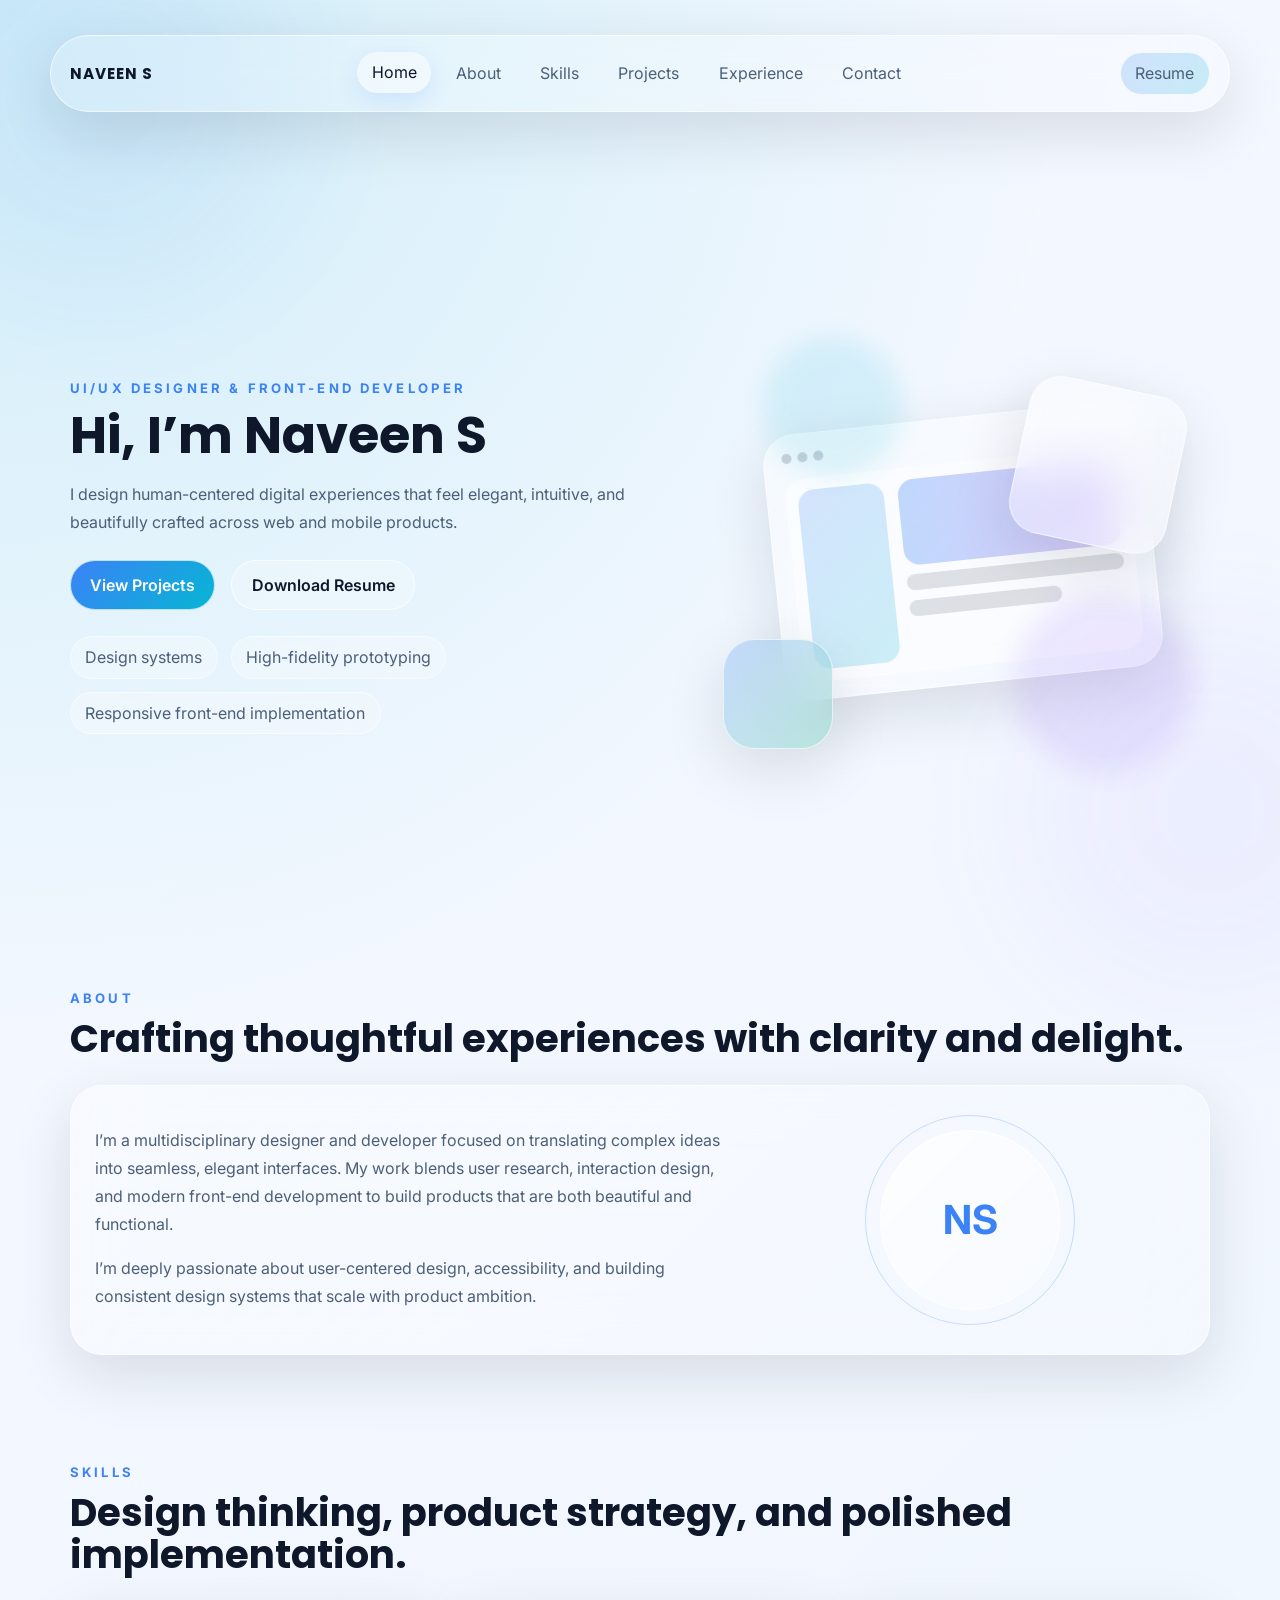
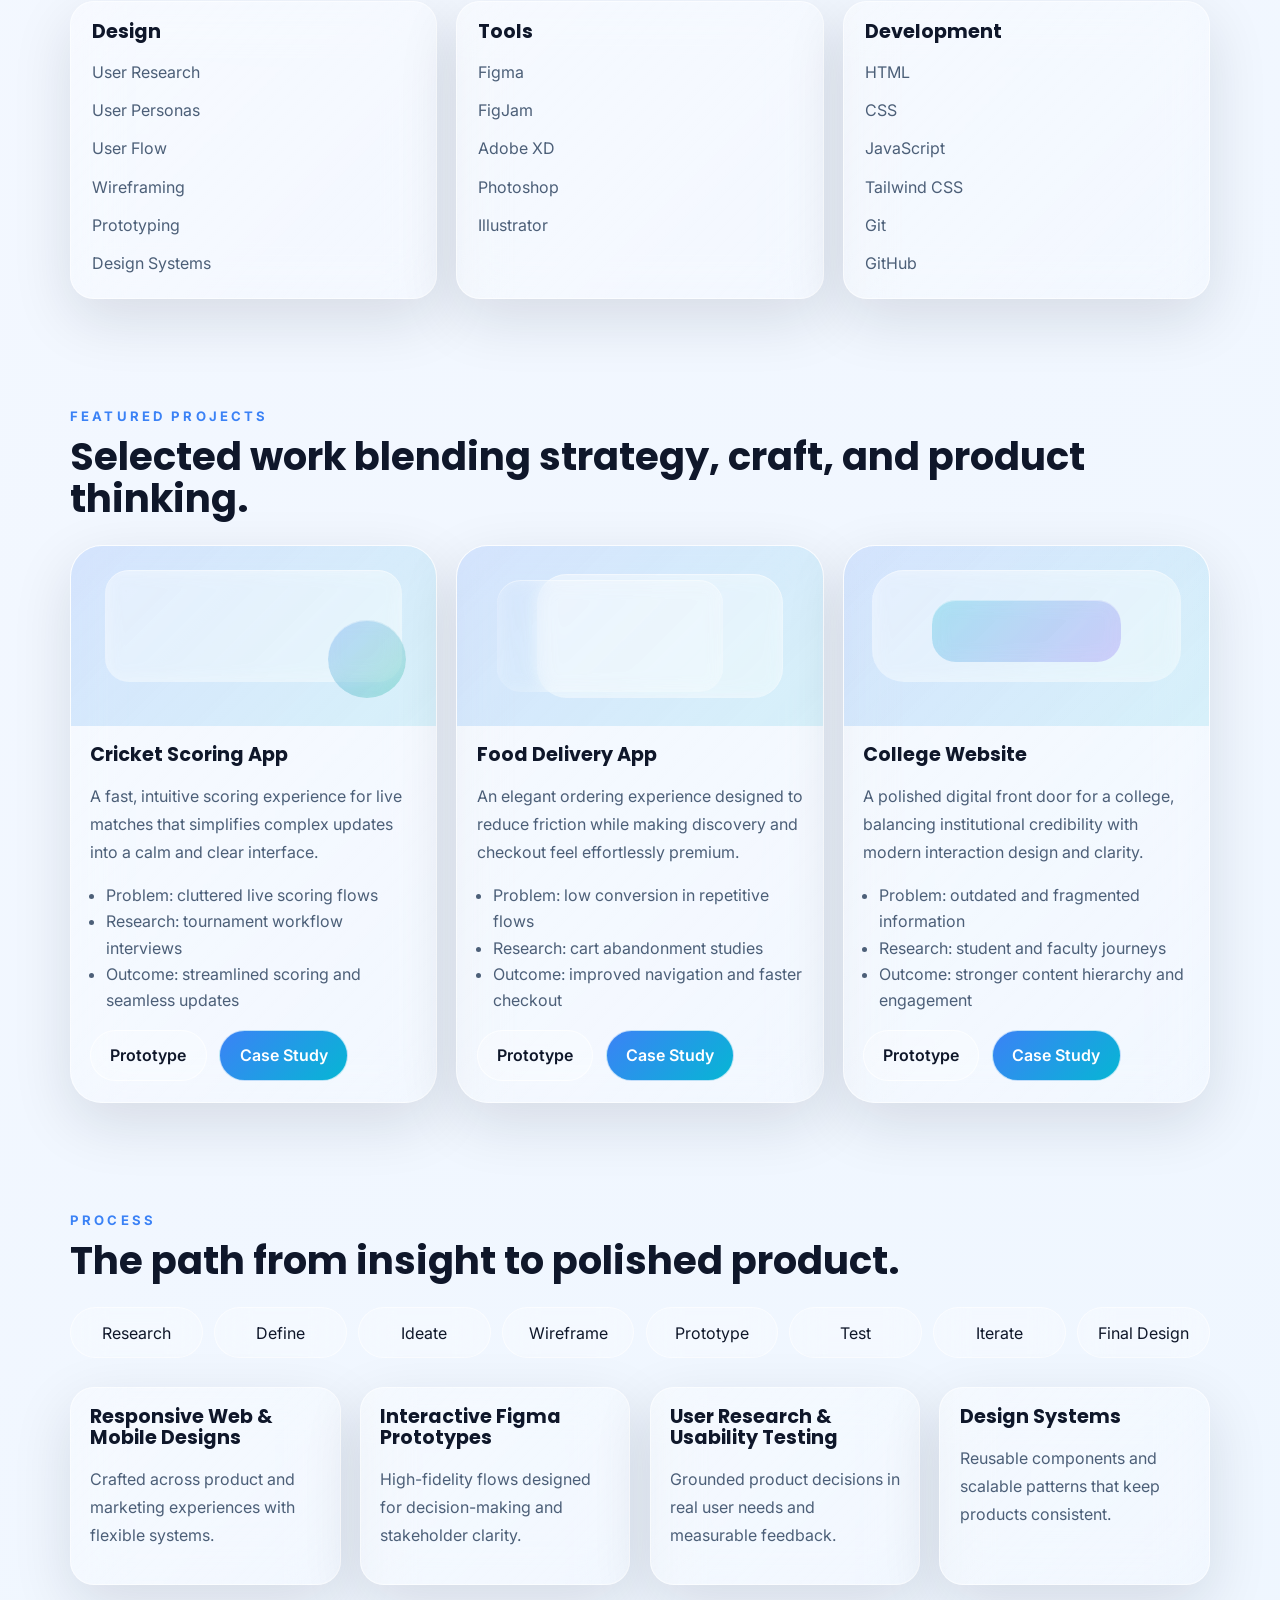
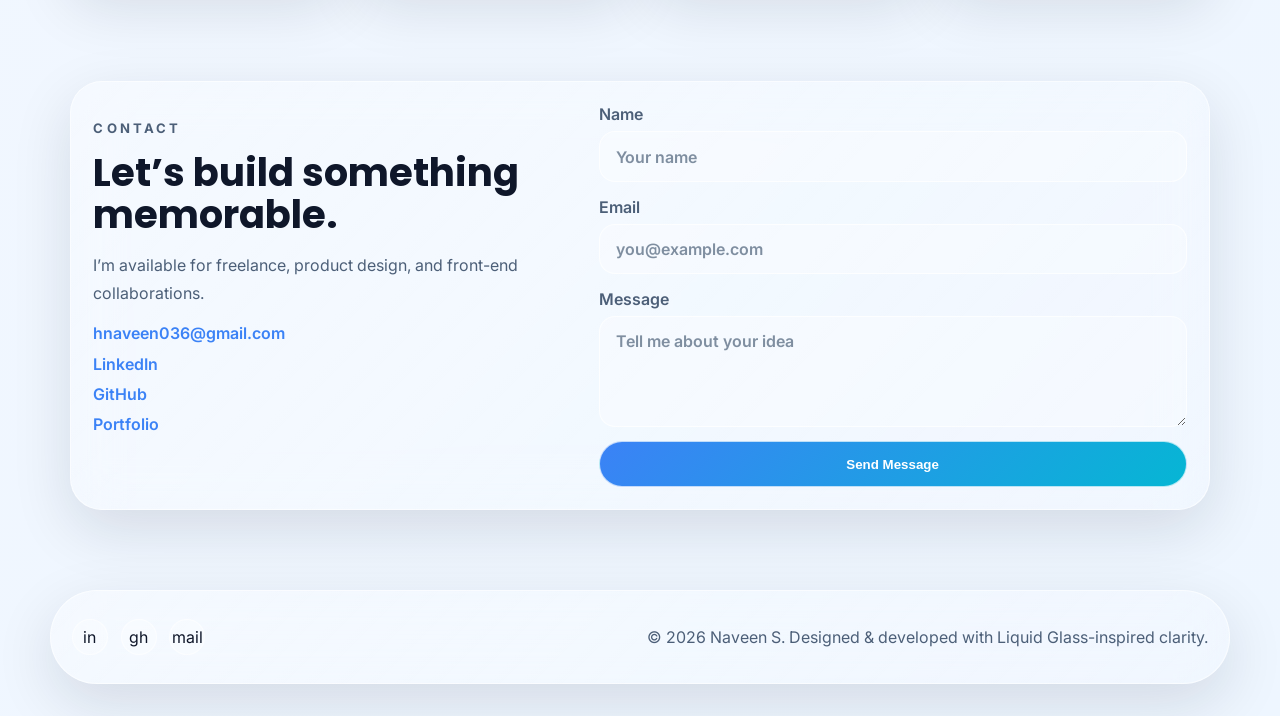
<file: index.html>
<!DOCTYPE html>
<html lang="en">
  <head>
    <meta charset="UTF-8" />
    <meta name="viewport" content="width=device-width, initial-scale=1.0" />
    <meta
      name="description"
      content="Premium portfolio website for Naveen S, a UI/UX designer and front-end developer."
    />
    <title>Naveen S | UI/UX Designer & Front-End Developer</title>
    <link rel="preconnect" href="https://fonts.googleapis.com" />
    <link rel="preconnect" href="https://fonts.gstatic.com" crossorigin />
    <link
      href="https://fonts.googleapis.com/css2?family=Inter:wght@400;500;600;700;800&family=Poppins:wght@500;600;700;800&display=swap"
      rel="stylesheet"
    />
    <link rel="stylesheet" href="styles.css" />
  </head>
  <body>
    <div class="page-loader" id="pageLoader">
      <div class="loader-ring"></div>
      <p>Preparing the experience</p>
    </div>

    <div class="cursor-glow" id="cursorGlow"></div>
    <a class="skip-link" href="#main">Skip to content</a>

    <header class="topbar">
      <nav class="glass-nav" aria-label="Primary navigation">
        <a class="brand" href="#home">Naveen S</a>
        <div class="nav-links">
          <a href="#home" class="active">Home</a>
          <a href="#about">About</a>
          <a href="#skills">Skills</a>
          <a href="#projects">Projects</a>
          <a href="#experience">Experience</a>
          <a href="#contact">Contact</a>
        </div>
        <a class="nav-cta" href="resume.html">Resume</a>
      </nav>
    </header>

    <main id="main">
      <section id="home" class="hero section">
        <div class="hero-copy reveal">
          <p class="eyebrow">UI/UX Designer & Front-End Developer</p>
          <h1>Hi, I’m Naveen S</h1>
          <p class="hero-text">
            I design human-centered digital experiences that feel elegant, intuitive,
            and beautifully crafted across web and mobile products.
          </p>
          <div class="hero-actions">
            <a class="btn btn-primary" href="#projects">View Projects</a>
            <a class="btn btn-secondary" href="resume.html">Download Resume</a>
          </div>
          <ul class="hero-highlights" aria-label="Highlights">
            <li>Design systems</li>
            <li>High-fidelity prototyping</li>
            <li>Responsive front-end implementation</li>
          </ul>
        </div>

        <div class="hero-visual reveal" aria-hidden="true">
          <div class="hero-card main-card">
            <div class="mock-window">
              <span></span><span></span><span></span>
            </div>
            <div class="mock-ui">
              <div class="mock-sidebar"></div>
              <div class="mock-content">
                <div class="mock-chart"></div>
                <div class="mock-row"></div>
                <div class="mock-row short"></div>
              </div>
            </div>
          </div>
          <div class="hero-card floating-card small-card"></div>
          <div class="hero-card floating-card accent-card"></div>
          <div class="orb orb-one"></div>
          <div class="orb orb-two"></div>
        </div>
      </section>

      <section id="about" class="section">
        <div class="section-heading reveal">
          <p class="eyebrow">About</p>
          <h2>Crafting thoughtful experiences with clarity and delight.</h2>
        </div>
        <div class="about-grid">
          <article class="glass-panel about-card reveal">
            <div class="about-copy">
              <p>
                I’m a multidisciplinary designer and developer focused on translating
                complex ideas into seamless, elegant interfaces. My work blends user
                research, interaction design, and modern front-end development to build
                products that are both beautiful and functional.
              </p>
              <p>
                I’m deeply passionate about user-centered design, accessibility, and
                building consistent design systems that scale with product ambition.
              </p>
            </div>
            <div class="profile-badge">
              <div class="profile-image">
                <span>NS</span>
              </div>
              <div class="profile-glow"></div>
            </div>
          </article>
        </div>
      </section>

      <section id="skills" class="section">
        <div class="section-heading reveal">
          <p class="eyebrow">Skills</p>
          <h2>Design thinking, product strategy, and polished implementation.</h2>
        </div>
        <div class="skills-grid">
          <article class="glass-panel skill-card reveal">
            <h3>Design</h3>
            <ul>
              <li>User Research</li>
              <li>User Personas</li>
              <li>User Flow</li>
              <li>Wireframing</li>
              <li>Prototyping</li>
              <li>Design Systems</li>
            </ul>
          </article>
          <article class="glass-panel skill-card reveal">
            <h3>Tools</h3>
            <ul>
              <li>Figma</li>
              <li>FigJam</li>
              <li>Adobe XD</li>
              <li>Photoshop</li>
              <li>Illustrator</li>
            </ul>
          </article>
          <article class="glass-panel skill-card reveal">
            <h3>Development</h3>
            <ul>
              <li>HTML</li>
              <li>CSS</li>
              <li>JavaScript</li>
              <li>Tailwind CSS</li>
              <li>Git</li>
              <li>GitHub</li>
            </ul>
          </article>
        </div>
      </section>

      <section id="projects" class="section">
        <div class="section-heading reveal">
          <p class="eyebrow">Featured Projects</p>
          <h2>Selected work blending strategy, craft, and product thinking.</h2>
        </div>
        <div class="projects-grid">
          <article class="glass-panel project-card reveal">
            <div class="project-visual cricket"></div>
            <div class="project-body">
              <h3>Cricket Scoring App</h3>
              <p>
                A fast, intuitive scoring experience for live matches that simplifies
                complex updates into a calm and clear interface.
              </p>
              <ul>
                <li>Problem: cluttered live scoring flows</li>
                <li>Research: tournament workflow interviews</li>
                <li>Outcome: streamlined scoring and seamless updates</li>
              </ul>
              <div class="project-actions">
                <a class="btn btn-secondary" href="#contact">Prototype</a>
                <a class="btn btn-primary" href="cricket-case-study.html">Case Study</a>
              </div>
            </div>
          </article>

          <article class="glass-panel project-card reveal">
            <div class="project-visual food"></div>
            <div class="project-body">
              <h3>Food Delivery App</h3>
              <p>
                An elegant ordering experience designed to reduce friction while making
                discovery and checkout feel effortlessly premium.
              </p>
              <ul>
                <li>Problem: low conversion in repetitive flows</li>
                <li>Research: cart abandonment studies</li>
                <li>Outcome: improved navigation and faster checkout</li>
              </ul>
              <div class="project-actions">
                <a class="btn btn-secondary" href="#contact">Prototype</a>
                <a class="btn btn-primary" href="food-delivery-case-study.html">Case Study</a>
              </div>
            </div>
          </article>

          <article class="glass-panel project-card reveal">
            <div class="project-visual college"></div>
            <div class="project-body">
              <h3>College Website</h3>
              <p>
                A polished digital front door for a college, balancing institutional
                credibility with modern interaction design and clarity.
              </p>
              <ul>
                <li>Problem: outdated and fragmented information</li>
                <li>Research: student and faculty journeys</li>
                <li>Outcome: stronger content hierarchy and engagement</li>
              </ul>
              <div class="project-actions">
                <a class="btn btn-secondary" href="#contact">Prototype</a>
                <a class="btn btn-primary" href="college-website-case-study.html">Case Study</a>
              </div>
            </div>
          </article>
        </div>
      </section>

      <section id="experience" class="section">
        <div class="section-heading reveal">
          <p class="eyebrow">Process</p>
          <h2>The path from insight to polished product.</h2>
        </div>
        <div class="timeline reveal" aria-label="Design process timeline">
          <div class="timeline-step">Research</div>
          <div class="timeline-step">Define</div>
          <div class="timeline-step">Ideate</div>
          <div class="timeline-step">Wireframe</div>
          <div class="timeline-step">Prototype</div>
          <div class="timeline-step">Test</div>
          <div class="timeline-step">Iterate</div>
          <div class="timeline-step">Final Design</div>
        </div>

        <div class="achievements-grid">
          <article class="glass-panel stat-card reveal">
            <h3>Responsive Web & Mobile Designs</h3>
            <p>Crafted across product and marketing experiences with flexible systems.</p>
          </article>
          <article class="glass-panel stat-card reveal">
            <h3>Interactive Figma Prototypes</h3>
            <p>High-fidelity flows designed for decision-making and stakeholder clarity.</p>
          </article>
          <article class="glass-panel stat-card reveal">
            <h3>User Research & Usability Testing</h3>
            <p>Grounded product decisions in real user needs and measurable feedback.</p>
          </article>
          <article class="glass-panel stat-card reveal">
            <h3>Design Systems</h3>
            <p>Reusable components and scalable patterns that keep products consistent.</p>
          </article>
        </div>
      </section>

      <section id="contact" class="section">
        <div class="contact-panel glass-panel reveal">
          <div class="contact-copy">
            <p class="eyebrow">Contact</p>
            <h2>Let’s build something memorable.</h2>
            <p>
              I’m available for freelance, product design, and front-end collaborations.
            </p>
            <ul class="contact-links">
              <li><a href="mailto:hnaveen036@gmail.com">hnaveen036@gmail.com</a></li>
              <li><a href="https://linkedin.com/in/s-naveen01" target="_blank" rel="noreferrer">LinkedIn</a></li>
              <li><a href="https://github.com/naveen011205" target="_blank" rel="noreferrer">GitHub</a></li>
              <li><a href="resume.html">Portfolio</a></li>
            </ul>
          </div>
          <form class="contact-form" id="contactForm">
            <label>
              Name
              <input type="text" name="user_name" placeholder="Your name" required />
            </label>
            <label>
              Email
              <input type="email" name="user_email" placeholder="you@example.com" required />
            </label>
            <label>
              Message
              <textarea name="message" rows="4" placeholder="Tell me about your idea" required></textarea>
            </label>
            <button class="btn btn-primary" type="submit">Send Message</button>
          </form>
        </div>
      </section>
    </main>

    <footer class="footer glass-panel">
      <div class="footer-links">
        <a href="https://linkedin.com/in/s-naveen01" target="_blank" rel="noreferrer">in</a>
        <a href="https://github.com/naveen011205" target="_blank" rel="noreferrer">gh</a>
        <a href="mailto:hnaveen036@gmail.com">mail</a>
      </div>
      <p>© 2026 Naveen S. Designed & developed with Liquid Glass-inspired clarity.</p>
    </footer>

    <script src="script.js"></script>
  </body>
</html>
</file>
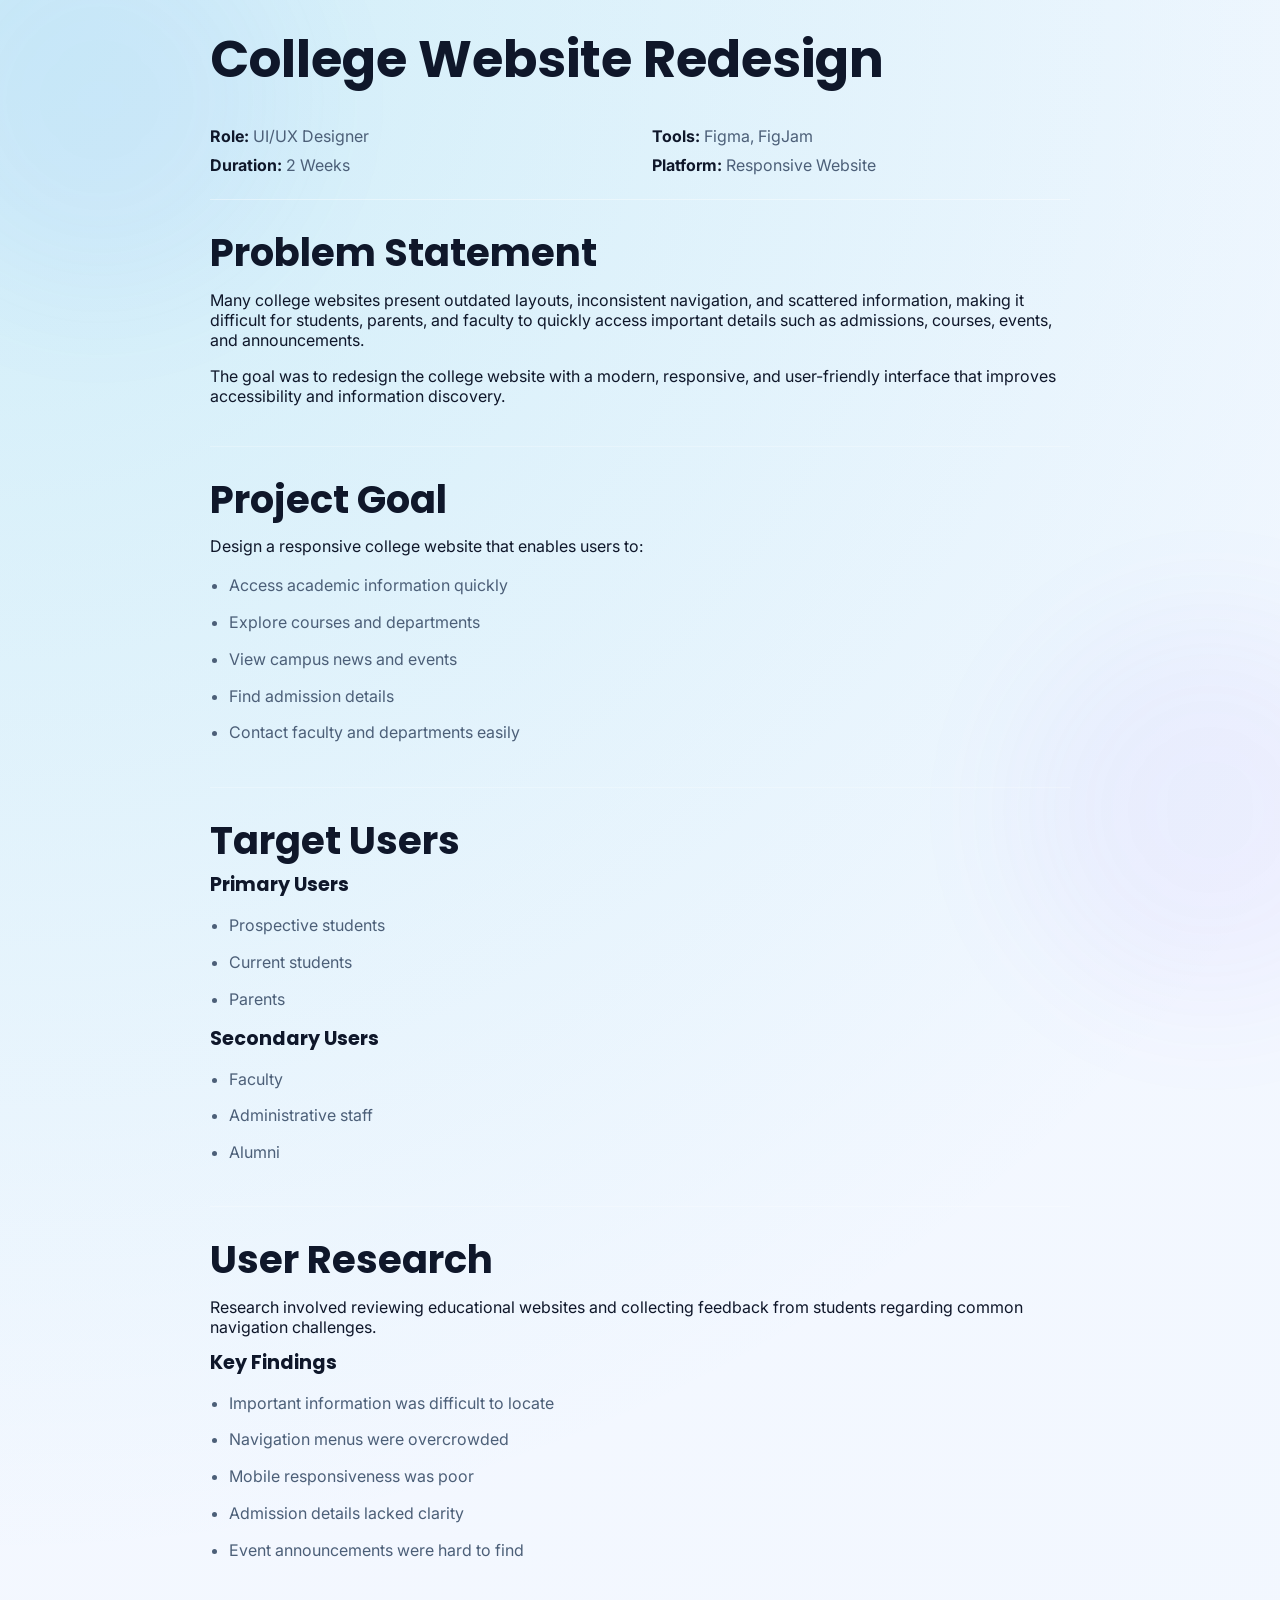
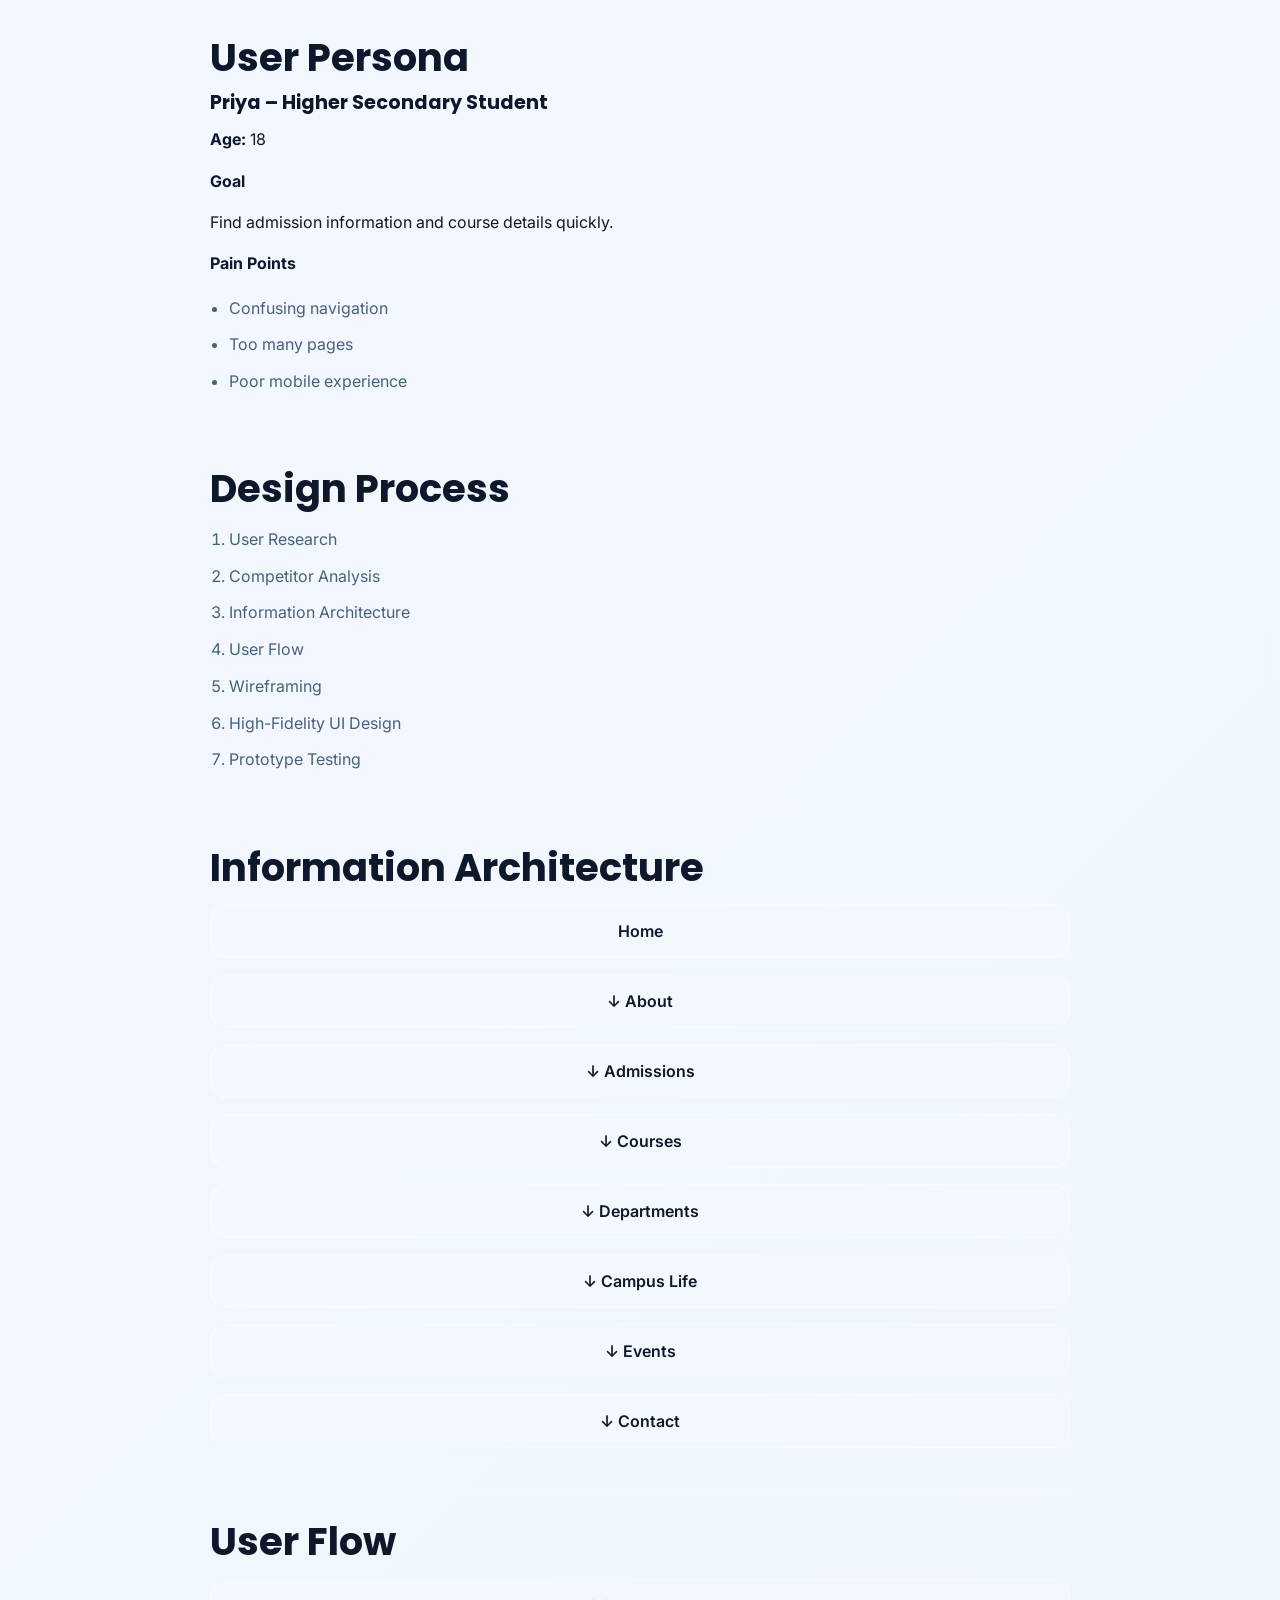
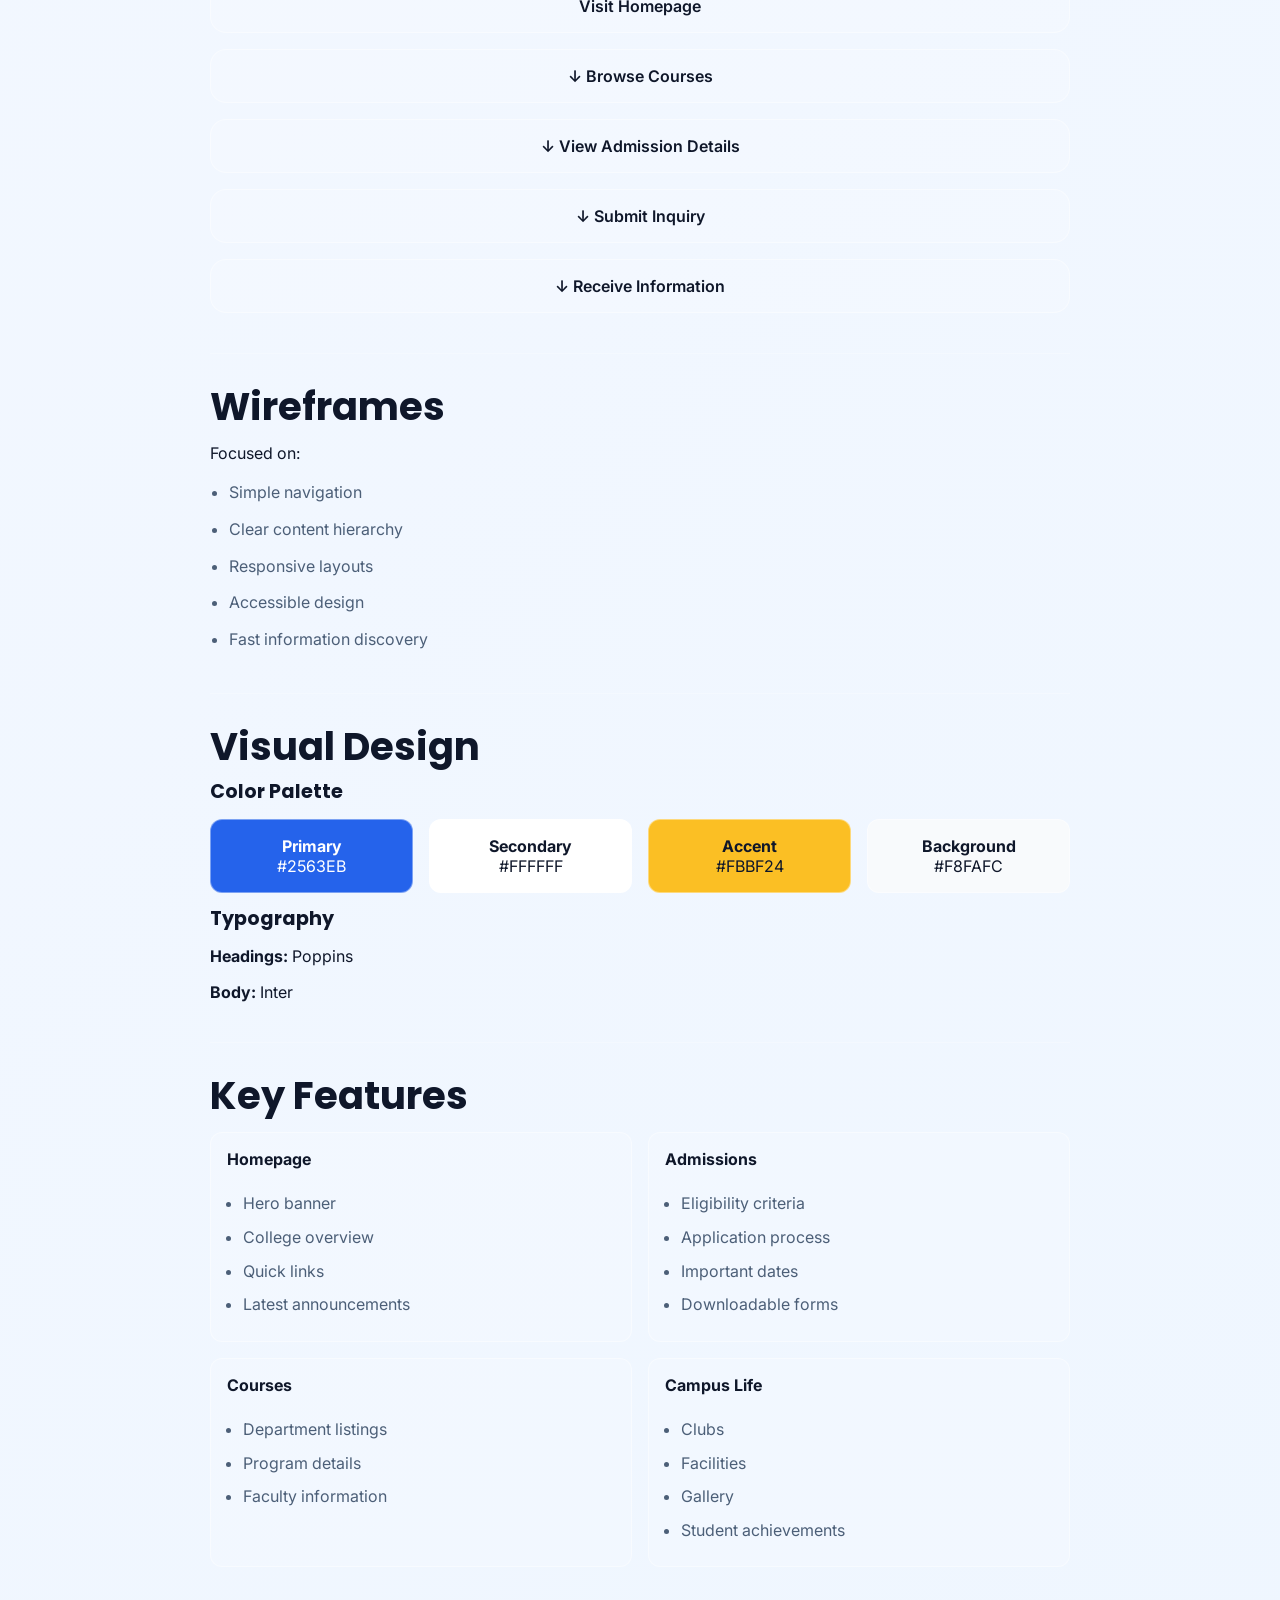
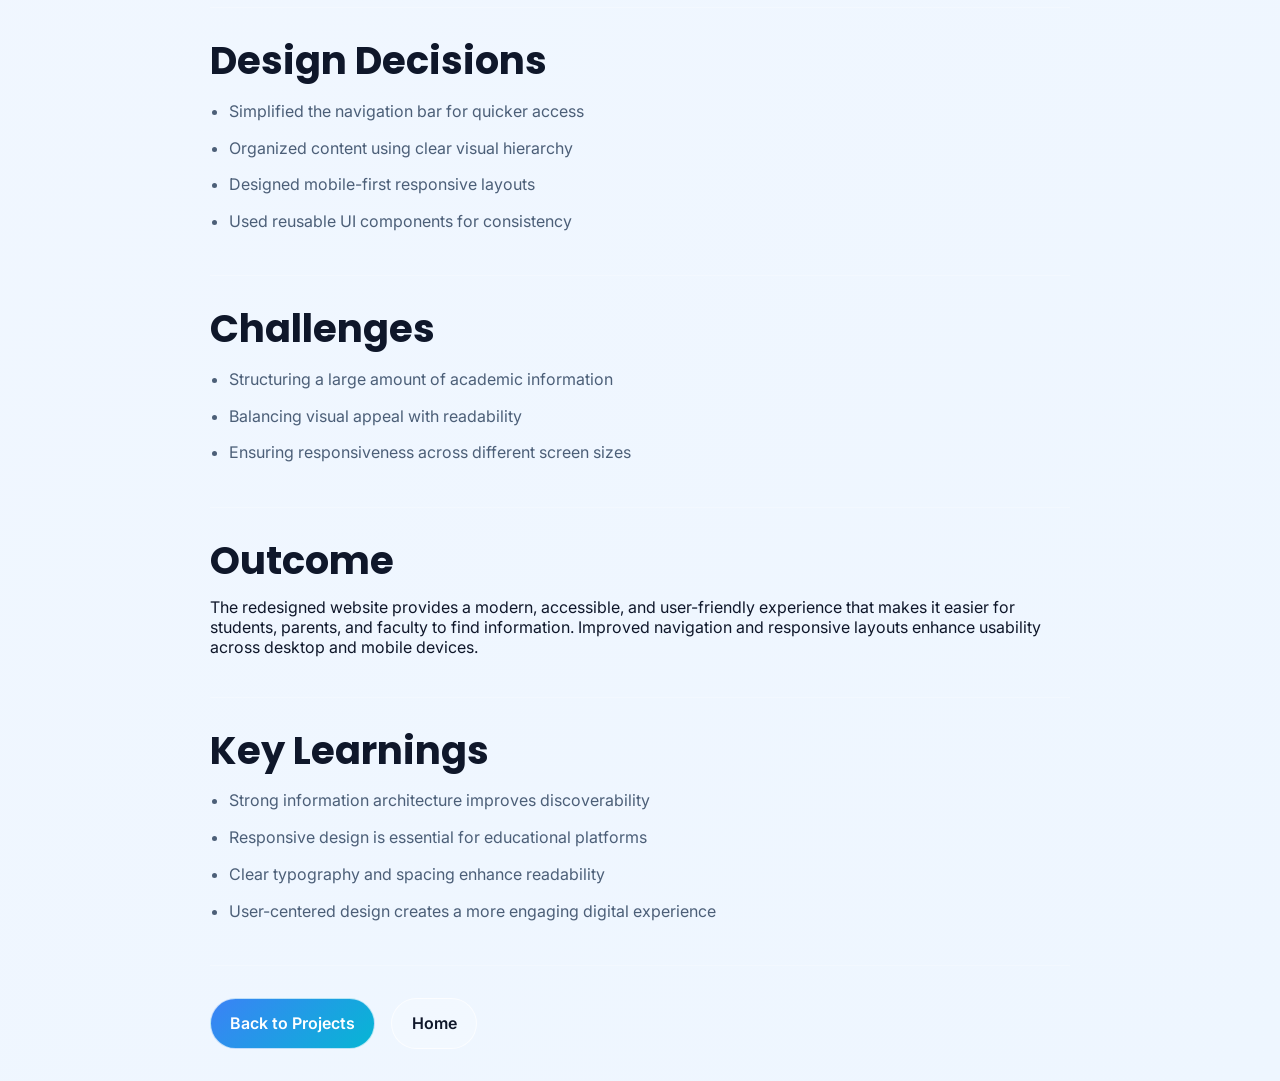
<file: college-website-case-study.html>
<!DOCTYPE html>
<html lang="en">
  <head>
    <meta charset="UTF-8" />
    <meta name="viewport" content="width=device-width, initial-scale=1.0" />
    <meta name="description" content="College Website Redesign UI/UX Case Study by Naveen S" />
    <title>College Website Case Study | Naveen S</title>
    <link rel="preconnect" href="https://fonts.googleapis.com" />
    <link rel="preconnect" href="https://fonts.gstatic.com" crossorigin />
    <link
      href="https://fonts.googleapis.com/css2?family=Inter:wght@400;500;600;700;800&family=Poppins:wght@500;600;700;800&display=swap"
      rel="stylesheet"
    />
    <link rel="stylesheet" href="styles.css" />
    <style>
      .case-study-container {
        max-width: 900px;
        margin: 0 auto;
        padding: 2rem 1.25rem;
      }

      .case-study-header {
        display: grid;
        grid-template-columns: 1fr 1fr;
        gap: 1.5rem;
        margin-bottom: 2rem;
        padding-bottom: 1.5rem;
        border-bottom: 1px solid rgba(255, 255, 255, 0.4);
      }

      .case-study-header h1 {
        grid-column: 1 / -1;
      }

      .case-study-meta {
        display: grid;
        gap: 0.6rem;
      }

      .case-study-meta strong {
        color: var(--text);
      }

      .case-study-meta p {
        margin: 0;
        color: var(--muted);
      }

      .case-study-section {
        margin-bottom: 2rem;
        padding-bottom: 1.5rem;
        border-bottom: 1px solid rgba(255, 255, 255, 0.25);
      }

      .case-study-section:last-child {
        border-bottom: none;
      }

      .case-study-section h2 {
        margin-top: 0;
      }

      .case-study-section ul {
        padding-left: 1.2rem;
      }

      .case-study-section li {
        margin-bottom: 0.6rem;
        color: var(--muted);
        line-height: 1.7;
      }

      .flow-chart {
        background: rgba(255, 255, 255, 0.18);
        padding: 1rem;
        border-radius: 16px;
        margin: 1rem 0;
        font-weight: 600;
        text-align: center;
        color: var(--text);
        border: 1px solid rgba(255, 255, 255, 0.4);
      }

      .color-palette {
        display: grid;
        grid-template-columns: repeat(4, minmax(0, 1fr));
        gap: 1rem;
        margin: 1rem 0;
      }

      .color-swatch {
        border-radius: 12px;
        padding: 1rem;
        text-align: center;
        border: 1px solid rgba(255, 255, 255, 0.4);
      }

      .color-blue {
        background: #2563eb;
        color: white;
      }

      .color-white {
        background: white;
        color: var(--text);
      }

      .color-gold {
        background: #fbbf24;
        color: var(--text);
      }

      .color-gray {
        background: #f8fafc;
        color: var(--text);
      }

      .feature-grid {
        display: grid;
        grid-template-columns: 1fr 1fr;
        gap: 1rem;
        margin: 1rem 0;
      }

      .feature-card {
        background: rgba(255, 255, 255, 0.18);
        padding: 1rem;
        border-radius: 12px;
        border: 1px solid rgba(255, 255, 255, 0.4);
      }

      .feature-card h4 {
        margin-top: 0;
        color: var(--text);
      }

      .feature-card ul {
        padding-left: 1rem;
        margin: 0;
      }

      .feature-card li {
        margin-bottom: 0.4rem;
      }

      .case-study-nav {
        display: flex;
        gap: 1rem;
        margin-top: 2rem;
        flex-wrap: wrap;
      }

      @media (max-width: 720px) {
        .case-study-header {
          grid-template-columns: 1fr;
        }

        .color-palette {
          grid-template-columns: repeat(2, minmax(0, 1fr));
        }

        .feature-grid {
          grid-template-columns: 1fr;
        }
      }
    </style>
  </head>
  <body>
    <div class="page-loader" id="pageLoader">
      <div class="loader-ring"></div>
      <p>Loading case study</p>
    </div>

    <a class="skip-link" href="#main">Skip to content</a>

    <main id="main" class="case-study-container">
      <div class="case-study-header reveal">
        <h1>College Website Redesign</h1>
        <div class="case-study-meta">
          <p><strong>Role:</strong> UI/UX Designer</p>
          <p><strong>Duration:</strong> 2 Weeks</p>
        </div>
        <div class="case-study-meta">
          <p><strong>Tools:</strong> Figma, FigJam</p>
          <p><strong>Platform:</strong> Responsive Website</p>
        </div>
      </div>

      <section class="case-study-section reveal">
        <h2>Problem Statement</h2>
        <p>
          Many college websites present outdated layouts, inconsistent navigation, and scattered information, making it difficult for students, parents, and faculty to quickly access important details such as admissions, courses, events, and announcements.
        </p>
        <p>
          The goal was to redesign the college website with a modern, responsive, and user-friendly interface that improves accessibility and information discovery.
        </p>
      </section>

      <section class="case-study-section reveal">
        <h2>Project Goal</h2>
        <p>Design a responsive college website that enables users to:</p>
        <ul>
          <li>Access academic information quickly</li>
          <li>Explore courses and departments</li>
          <li>View campus news and events</li>
          <li>Find admission details</li>
          <li>Contact faculty and departments easily</li>
        </ul>
      </section>

      <section class="case-study-section reveal">
        <h2>Target Users</h2>
        <h3>Primary Users</h3>
        <ul>
          <li>Prospective students</li>
          <li>Current students</li>
          <li>Parents</li>
        </ul>
        <h3>Secondary Users</h3>
        <ul>
          <li>Faculty</li>
          <li>Administrative staff</li>
          <li>Alumni</li>
        </ul>
      </section>

      <section class="case-study-section reveal">
        <h2>User Research</h2>
        <p>Research involved reviewing educational websites and collecting feedback from students regarding common navigation challenges.</p>
        <h3>Key Findings</h3>
        <ul>
          <li>Important information was difficult to locate</li>
          <li>Navigation menus were overcrowded</li>
          <li>Mobile responsiveness was poor</li>
          <li>Admission details lacked clarity</li>
          <li>Event announcements were hard to find</li>
        </ul>
      </section>

      <section class="case-study-section reveal">
        <h2>User Persona</h2>
        <h3>Priya – Higher Secondary Student</h3>
        <p><strong>Age:</strong> 18</p>
        <h4>Goal</h4>
        <p>Find admission information and course details quickly.</p>
        <h4>Pain Points</h4>
        <ul>
          <li>Confusing navigation</li>
          <li>Too many pages</li>
          <li>Poor mobile experience</li>
        </ul>
      </section>

      <section class="case-study-section reveal">
        <h2>Design Process</h2>
        <ol style="padding-left: 1.2rem; color: var(--muted); line-height: 1.8;">
          <li>User Research</li>
          <li>Competitor Analysis</li>
          <li>Information Architecture</li>
          <li>User Flow</li>
          <li>Wireframing</li>
          <li>High-Fidelity UI Design</li>
          <li>Prototype Testing</li>
        </ol>
      </section>

      <section class="case-study-section reveal">
        <h2>Information Architecture</h2>
        <div class="flow-chart">Home</div>
        <div class="flow-chart">↓ About</div>
        <div class="flow-chart">↓ Admissions</div>
        <div class="flow-chart">↓ Courses</div>
        <div class="flow-chart">↓ Departments</div>
        <div class="flow-chart">↓ Campus Life</div>
        <div class="flow-chart">↓ Events</div>
        <div class="flow-chart">↓ Contact</div>
      </section>

      <section class="case-study-section reveal">
        <h2>User Flow</h2>
        <div class="flow-chart">Visit Homepage</div>
        <div class="flow-chart">↓ Browse Courses</div>
        <div class="flow-chart">↓ View Admission Details</div>
        <div class="flow-chart">↓ Submit Inquiry</div>
        <div class="flow-chart">↓ Receive Information</div>
      </section>

      <section class="case-study-section reveal">
        <h2>Wireframes</h2>
        <p>Focused on:</p>
        <ul>
          <li>Simple navigation</li>
          <li>Clear content hierarchy</li>
          <li>Responsive layouts</li>
          <li>Accessible design</li>
          <li>Fast information discovery</li>
        </ul>
      </section>

      <section class="case-study-section reveal">
        <h2>Visual Design</h2>
        <h3>Color Palette</h3>
        <div class="color-palette">
          <div class="color-swatch color-blue">
            <strong>Primary</strong><br />
            #2563EB
          </div>
          <div class="color-swatch color-white">
            <strong>Secondary</strong><br />
            #FFFFFF
          </div>
          <div class="color-swatch color-gold">
            <strong>Accent</strong><br />
            #FBBF24
          </div>
          <div class="color-swatch color-gray">
            <strong>Background</strong><br />
            #F8FAFC
          </div>
        </div>
        <h3>Typography</h3>
        <p><strong>Headings:</strong> Poppins</p>
        <p><strong>Body:</strong> Inter</p>
      </section>

      <section class="case-study-section reveal">
        <h2>Key Features</h2>
        <div class="feature-grid">
          <div class="feature-card">
            <h4>Homepage</h4>
            <ul>
              <li>Hero banner</li>
              <li>College overview</li>
              <li>Quick links</li>
              <li>Latest announcements</li>
            </ul>
          </div>
          <div class="feature-card">
            <h4>Admissions</h4>
            <ul>
              <li>Eligibility criteria</li>
              <li>Application process</li>
              <li>Important dates</li>
              <li>Downloadable forms</li>
            </ul>
          </div>
          <div class="feature-card">
            <h4>Courses</h4>
            <ul>
              <li>Department listings</li>
              <li>Program details</li>
              <li>Faculty information</li>
            </ul>
          </div>
          <div class="feature-card">
            <h4>Campus Life</h4>
            <ul>
              <li>Clubs</li>
              <li>Facilities</li>
              <li>Gallery</li>
              <li>Student achievements</li>
            </ul>
          </div>
        </div>
      </section>

      <section class="case-study-section reveal">
        <h2>Design Decisions</h2>
        <ul>
          <li>Simplified the navigation bar for quicker access</li>
          <li>Organized content using clear visual hierarchy</li>
          <li>Designed mobile-first responsive layouts</li>
          <li>Used reusable UI components for consistency</li>
        </ul>
      </section>

      <section class="case-study-section reveal">
        <h2>Challenges</h2>
        <ul>
          <li>Structuring a large amount of academic information</li>
          <li>Balancing visual appeal with readability</li>
          <li>Ensuring responsiveness across different screen sizes</li>
        </ul>
      </section>

      <section class="case-study-section reveal">
        <h2>Outcome</h2>
        <p>
          The redesigned website provides a modern, accessible, and user-friendly experience that makes it easier for students, parents, and faculty to find information. Improved navigation and responsive layouts enhance usability across desktop and mobile devices.
        </p>
      </section>

      <section class="case-study-section reveal">
        <h2>Key Learnings</h2>
        <ul>
          <li>Strong information architecture improves discoverability</li>
          <li>Responsive design is essential for educational platforms</li>
          <li>Clear typography and spacing enhance readability</li>
          <li>User-centered design creates a more engaging digital experience</li>
        </ul>
      </section>

      <div class="case-study-nav reveal">
        <a class="btn btn-primary" href="index.html#projects">Back to Projects</a>
        <a class="btn btn-secondary" href="index.html">Home</a>
      </div>
    </main>

    <script src="script.js"></script>
  </body>
</html>
</file>
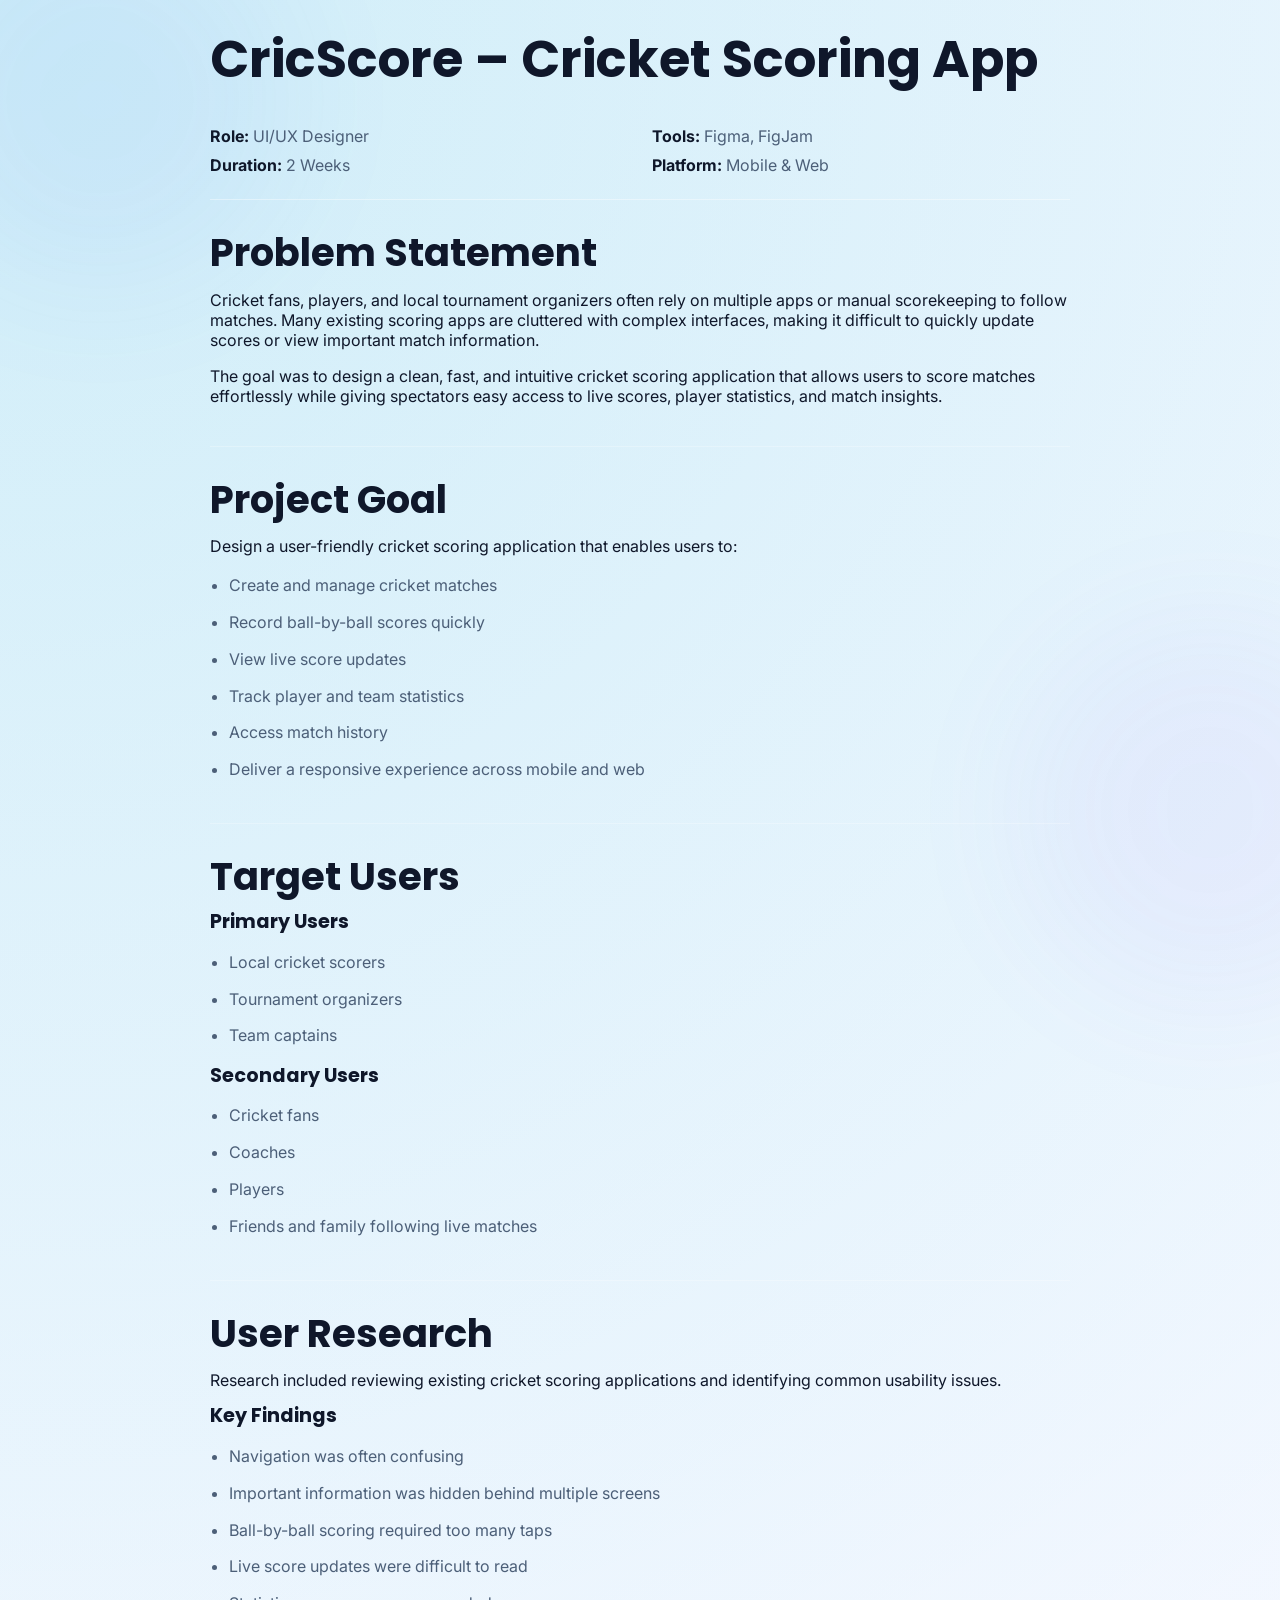
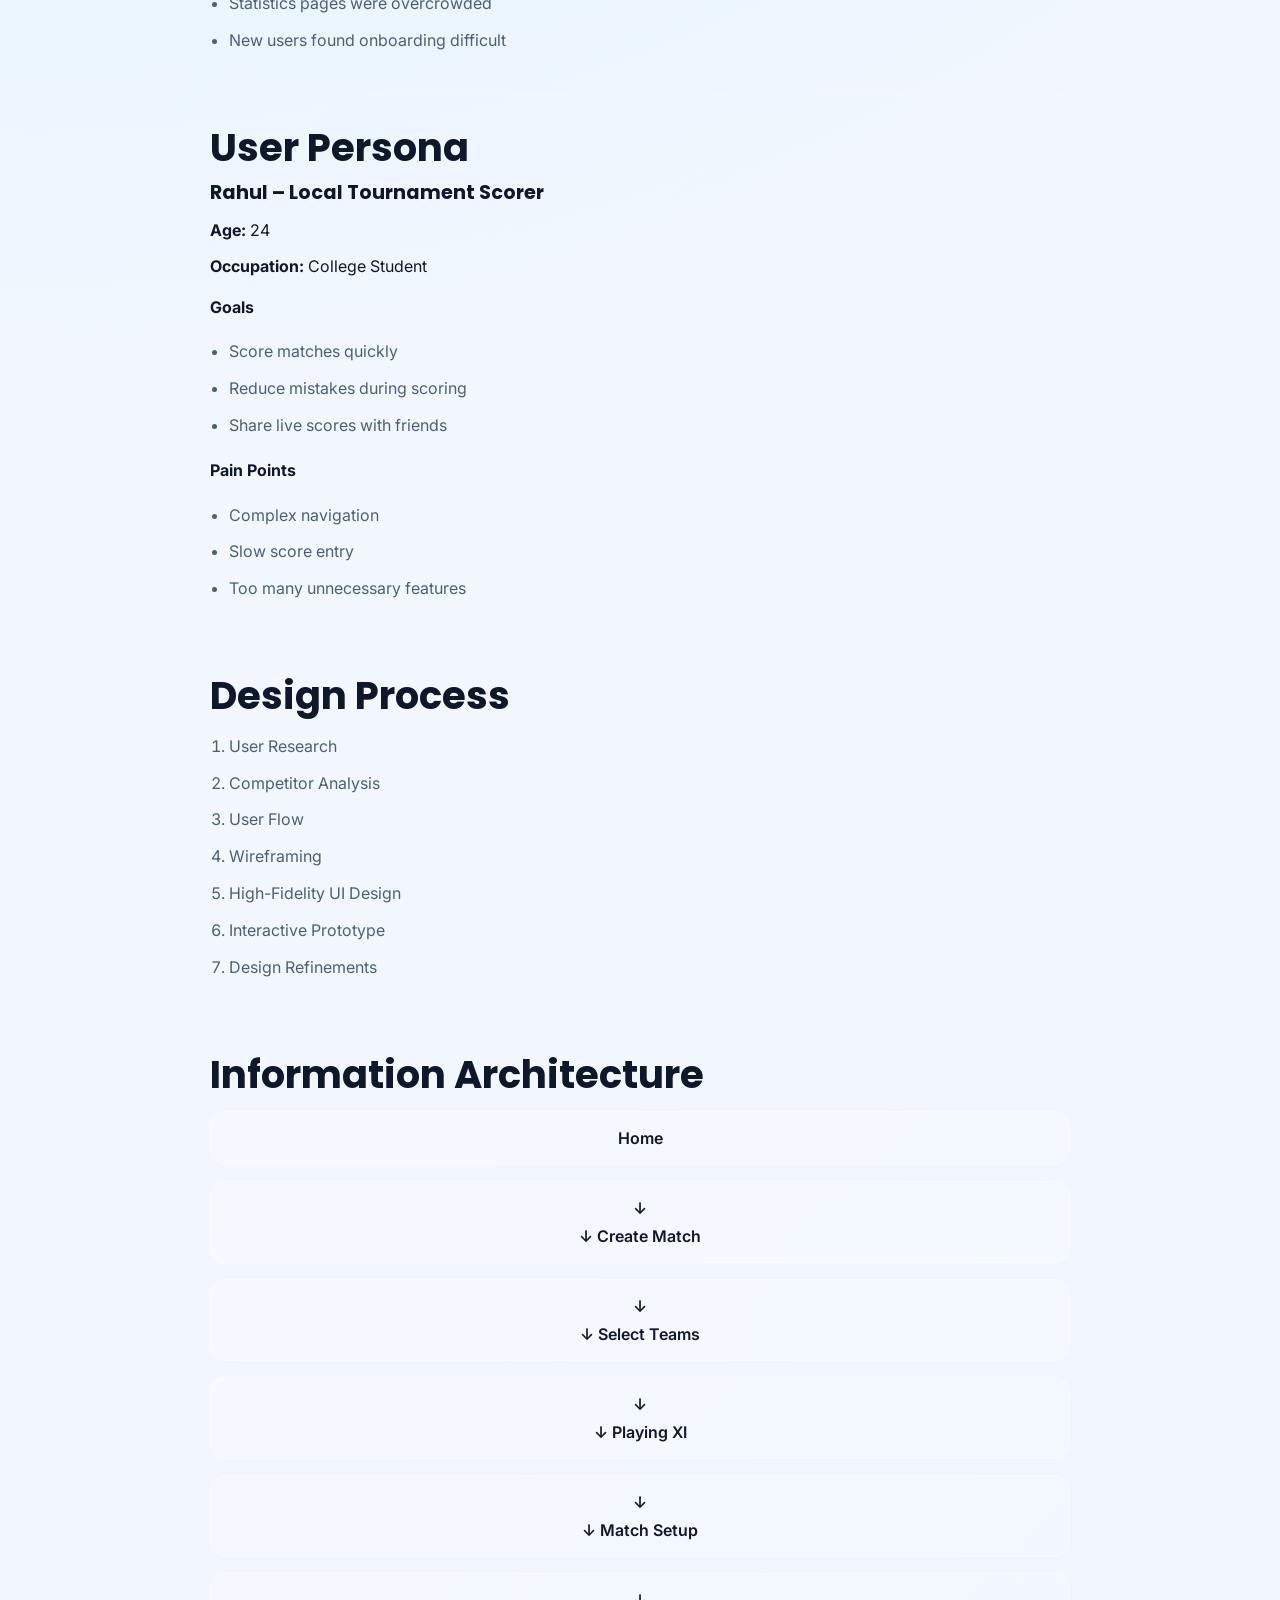
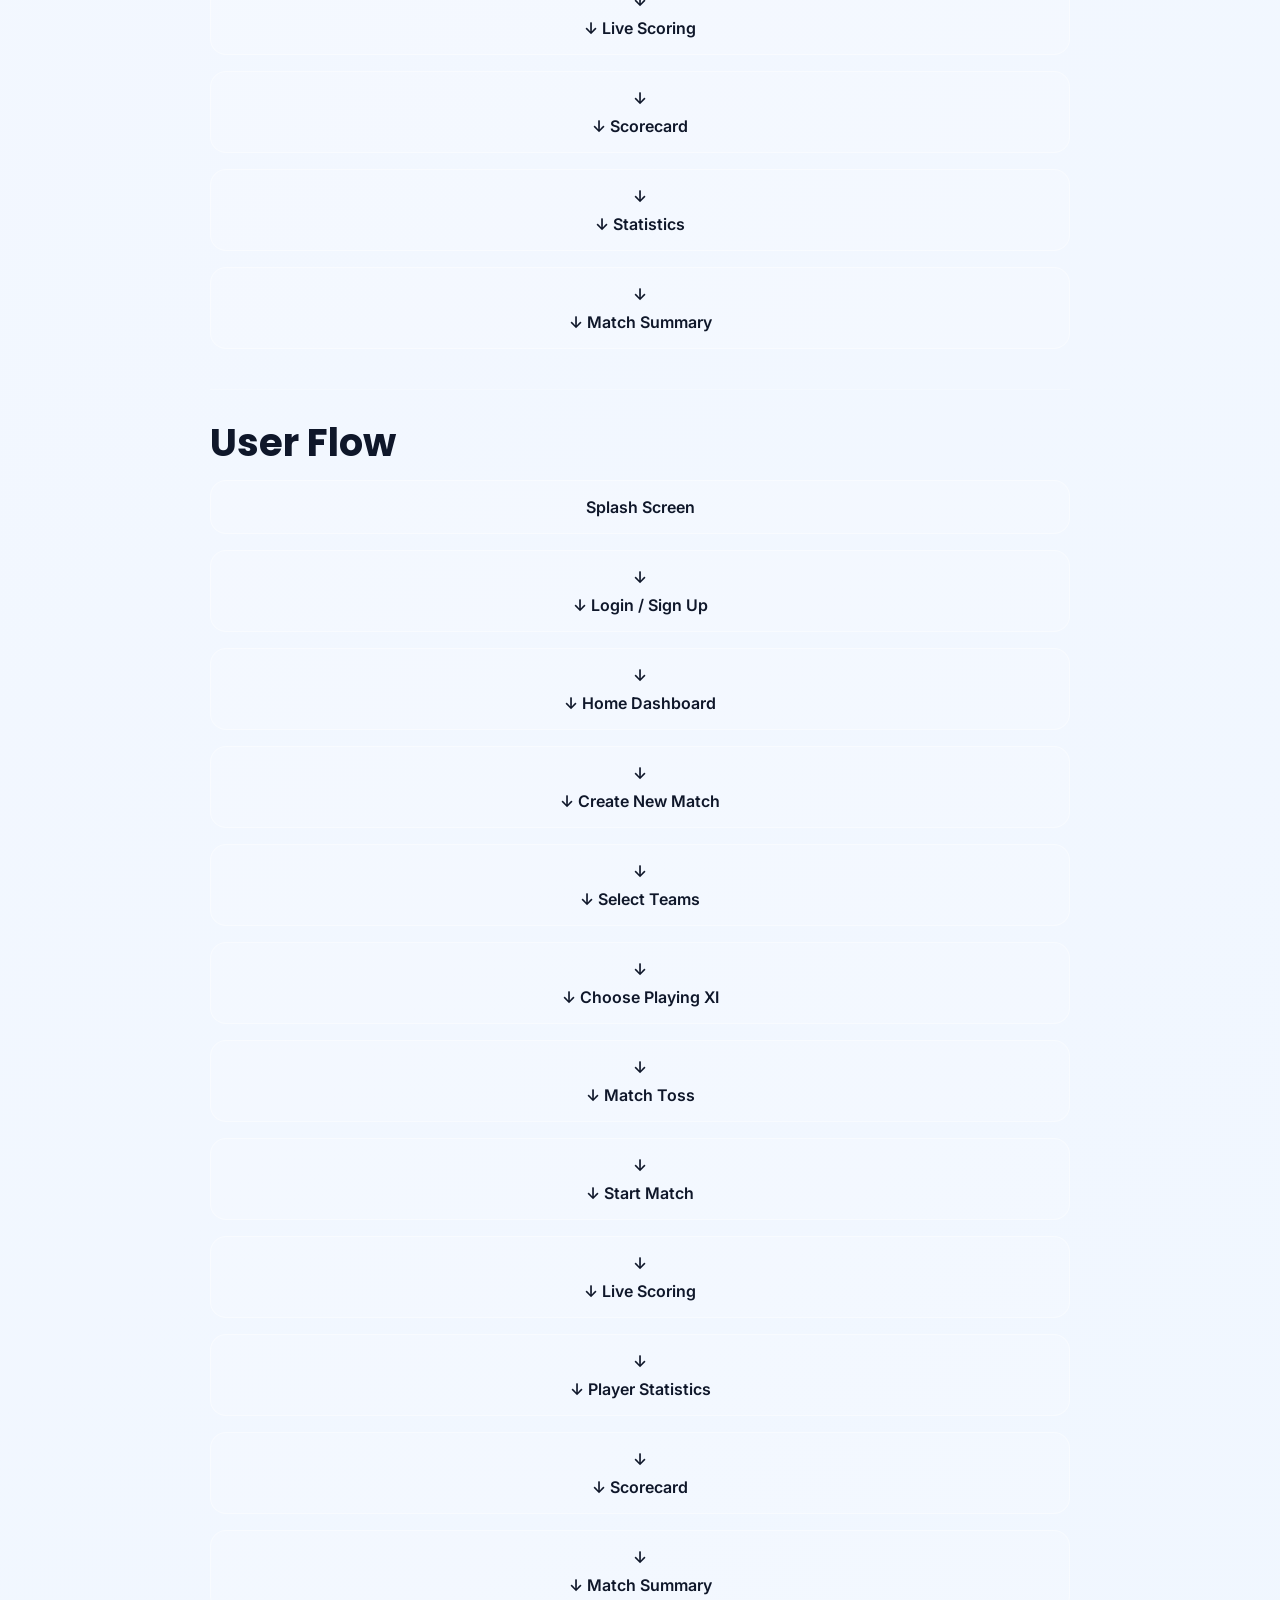
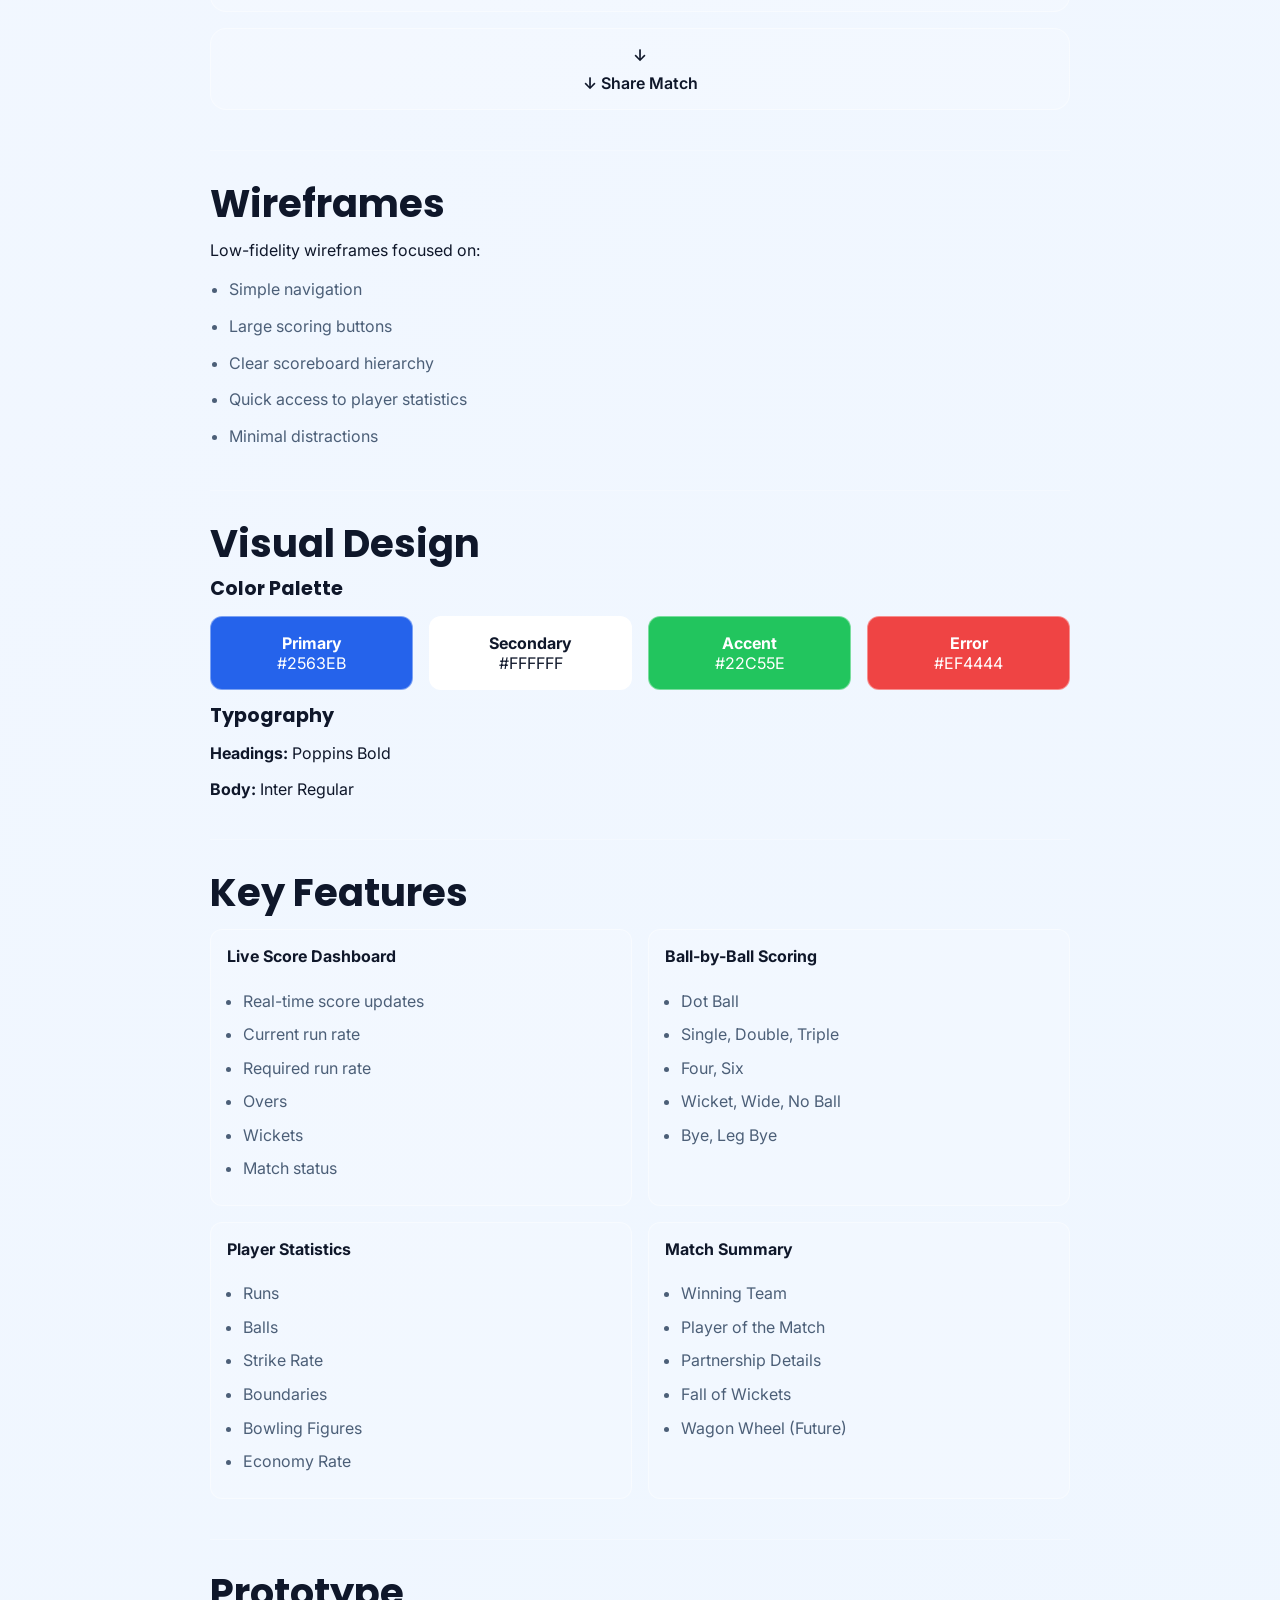
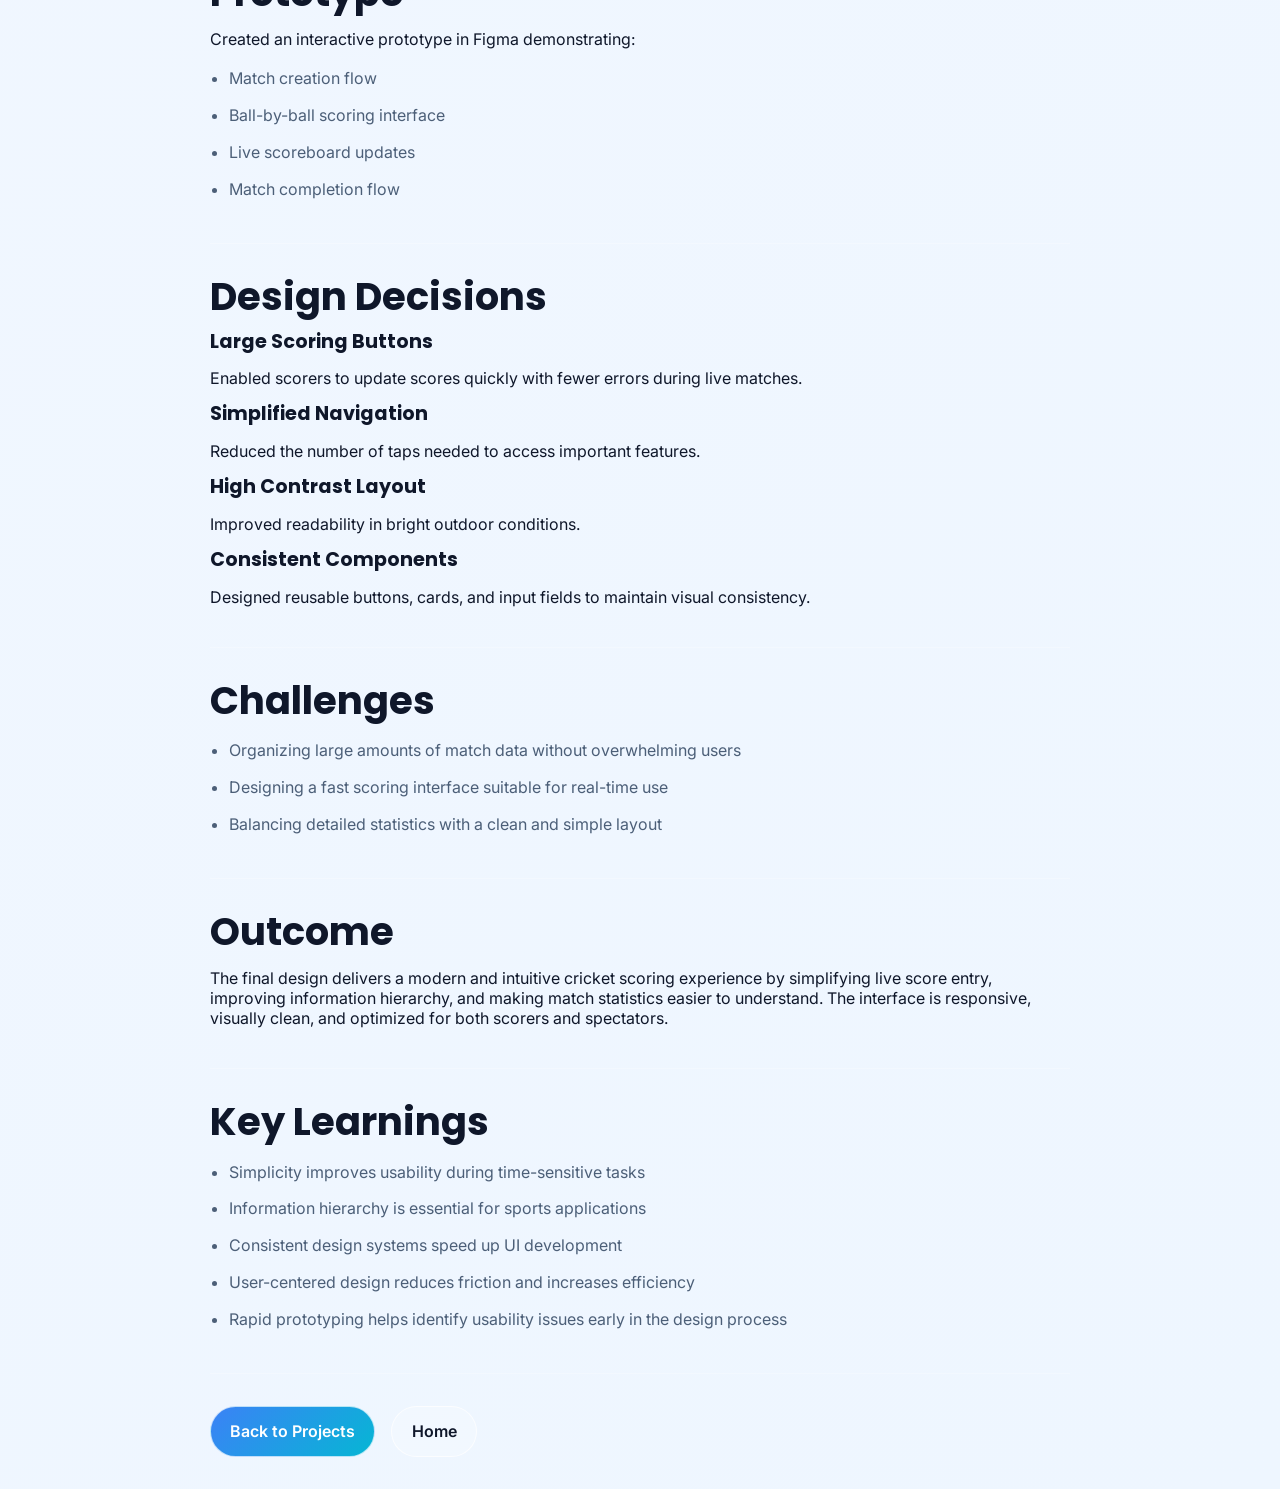
<file: cricket-case-study.html>
<!DOCTYPE html>
<html lang="en">
  <head>
    <meta charset="UTF-8" />
    <meta name="viewport" content="width=device-width, initial-scale=1.0" />
    <meta name="description" content="CricScore – Cricket Scoring App UI/UX Case Study by Naveen S" />
    <title>CricScore Case Study | Naveen S</title>
    <link rel="preconnect" href="https://fonts.googleapis.com" />
    <link rel="preconnect" href="https://fonts.gstatic.com" crossorigin />
    <link
      href="https://fonts.googleapis.com/css2?family=Inter:wght@400;500;600;700;800&family=Poppins:wght@500;600;700;800&display=swap"
      rel="stylesheet"
    />
    <link rel="stylesheet" href="styles.css" />
    <style>
      .case-study-container {
        max-width: 900px;
        margin: 0 auto;
        padding: 2rem 1.25rem;
      }

      .case-study-header {
        display: grid;
        grid-template-columns: 1fr 1fr;
        gap: 1.5rem;
        margin-bottom: 2rem;
        padding-bottom: 1.5rem;
        border-bottom: 1px solid rgba(255, 255, 255, 0.4);
      }

      .case-study-header h1 {
        grid-column: 1 / -1;
      }

      .case-study-meta {
        display: grid;
        gap: 0.6rem;
      }

      .case-study-meta strong {
        color: var(--text);
      }

      .case-study-meta p {
        margin: 0;
        color: var(--muted);
      }

      .case-study-section {
        margin-bottom: 2rem;
        padding-bottom: 1.5rem;
        border-bottom: 1px solid rgba(255, 255, 255, 0.25);
      }

      .case-study-section:last-child {
        border-bottom: none;
      }

      .case-study-section h2 {
        margin-top: 0;
      }

      .case-study-section ul {
        padding-left: 1.2rem;
      }

      .case-study-section li {
        margin-bottom: 0.6rem;
        color: var(--muted);
        line-height: 1.7;
      }

      .flow-chart {
        background: rgba(255, 255, 255, 0.18);
        padding: 1rem;
        border-radius: 16px;
        margin: 1rem 0;
        font-weight: 600;
        text-align: center;
        color: var(--text);
        border: 1px solid rgba(255, 255, 255, 0.4);
      }

      .flow-chart + .flow-chart::before {
        content: "↓";
        display: block;
        margin-bottom: 0.5rem;
      }

      .color-palette {
        display: grid;
        grid-template-columns: repeat(4, minmax(0, 1fr));
        gap: 1rem;
        margin: 1rem 0;
      }

      .color-swatch {
        border-radius: 12px;
        padding: 1rem;
        text-align: center;
        border: 1px solid rgba(255, 255, 255, 0.4);
      }

      .color-blue {
        background: #2563eb;
        color: white;
      }

      .color-white {
        background: white;
        color: var(--text);
      }

      .color-green {
        background: #22c55e;
        color: white;
      }

      .color-red {
        background: #ef4444;
        color: white;
      }

      .feature-grid {
        display: grid;
        grid-template-columns: 1fr 1fr;
        gap: 1rem;
        margin: 1rem 0;
      }

      .feature-card {
        background: rgba(255, 255, 255, 0.18);
        padding: 1rem;
        border-radius: 12px;
        border: 1px solid rgba(255, 255, 255, 0.4);
      }

      .feature-card h4 {
        margin-top: 0;
        color: var(--text);
      }

      .feature-card ul {
        padding-left: 1rem;
        margin: 0;
      }

      .feature-card li {
        margin-bottom: 0.4rem;
      }

      .case-study-nav {
        display: flex;
        gap: 1rem;
        margin-top: 2rem;
        flex-wrap: wrap;
      }

      @media (max-width: 720px) {
        .case-study-header {
          grid-template-columns: 1fr;
        }

        .color-palette {
          grid-template-columns: repeat(2, minmax(0, 1fr));
        }

        .feature-grid {
          grid-template-columns: 1fr;
        }
      }
    </style>
  </head>
  <body>
    <div class="page-loader" id="pageLoader">
      <div class="loader-ring"></div>
      <p>Loading case study</p>
    </div>

    <a class="skip-link" href="#main">Skip to content</a>

    <main id="main" class="case-study-container">
      <div class="case-study-header reveal">
        <h1>CricScore – Cricket Scoring App</h1>
        <div class="case-study-meta">
          <p><strong>Role:</strong> UI/UX Designer</p>
          <p><strong>Duration:</strong> 2 Weeks</p>
        </div>
        <div class="case-study-meta">
          <p><strong>Tools:</strong> Figma, FigJam</p>
          <p><strong>Platform:</strong> Mobile & Web</p>
        </div>
      </div>

      <section class="case-study-section reveal">
        <h2>Problem Statement</h2>
        <p>
          Cricket fans, players, and local tournament organizers often rely on multiple apps or manual scorekeeping to follow matches. Many existing scoring apps are cluttered with complex interfaces, making it difficult to quickly update scores or view important match information.
        </p>
        <p>
          The goal was to design a clean, fast, and intuitive cricket scoring application that allows users to score matches effortlessly while giving spectators easy access to live scores, player statistics, and match insights.
        </p>
      </section>

      <section class="case-study-section reveal">
        <h2>Project Goal</h2>
        <p>Design a user-friendly cricket scoring application that enables users to:</p>
        <ul>
          <li>Create and manage cricket matches</li>
          <li>Record ball-by-ball scores quickly</li>
          <li>View live score updates</li>
          <li>Track player and team statistics</li>
          <li>Access match history</li>
          <li>Deliver a responsive experience across mobile and web</li>
        </ul>
      </section>

      <section class="case-study-section reveal">
        <h2>Target Users</h2>
        <h3>Primary Users</h3>
        <ul>
          <li>Local cricket scorers</li>
          <li>Tournament organizers</li>
          <li>Team captains</li>
        </ul>
        <h3>Secondary Users</h3>
        <ul>
          <li>Cricket fans</li>
          <li>Coaches</li>
          <li>Players</li>
          <li>Friends and family following live matches</li>
        </ul>
      </section>

      <section class="case-study-section reveal">
        <h2>User Research</h2>
        <p>Research included reviewing existing cricket scoring applications and identifying common usability issues.</p>
        <h3>Key Findings</h3>
        <ul>
          <li>Navigation was often confusing</li>
          <li>Important information was hidden behind multiple screens</li>
          <li>Ball-by-ball scoring required too many taps</li>
          <li>Live score updates were difficult to read</li>
          <li>Statistics pages were overcrowded</li>
          <li>New users found onboarding difficult</li>
        </ul>
      </section>

      <section class="case-study-section reveal">
        <h2>User Persona</h2>
        <h3>Rahul – Local Tournament Scorer</h3>
        <p><strong>Age:</strong> 24</p>
        <p><strong>Occupation:</strong> College Student</p>
        <h4>Goals</h4>
        <ul>
          <li>Score matches quickly</li>
          <li>Reduce mistakes during scoring</li>
          <li>Share live scores with friends</li>
        </ul>
        <h4>Pain Points</h4>
        <ul>
          <li>Complex navigation</li>
          <li>Slow score entry</li>
          <li>Too many unnecessary features</li>
        </ul>
      </section>

      <section class="case-study-section reveal">
        <h2>Design Process</h2>
        <ol style="padding-left: 1.2rem; color: var(--muted); line-height: 1.8;">
          <li>User Research</li>
          <li>Competitor Analysis</li>
          <li>User Flow</li>
          <li>Wireframing</li>
          <li>High-Fidelity UI Design</li>
          <li>Interactive Prototype</li>
          <li>Design Refinements</li>
        </ol>
      </section>

      <section class="case-study-section reveal">
        <h2>Information Architecture</h2>
        <div class="flow-chart">Home</div>
        <div class="flow-chart">↓ Create Match</div>
        <div class="flow-chart">↓ Select Teams</div>
        <div class="flow-chart">↓ Playing XI</div>
        <div class="flow-chart">↓ Match Setup</div>
        <div class="flow-chart">↓ Live Scoring</div>
        <div class="flow-chart">↓ Scorecard</div>
        <div class="flow-chart">↓ Statistics</div>
        <div class="flow-chart">↓ Match Summary</div>
      </section>

      <section class="case-study-section reveal">
        <h2>User Flow</h2>
        <div class="flow-chart">Splash Screen</div>
        <div class="flow-chart">↓ Login / Sign Up</div>
        <div class="flow-chart">↓ Home Dashboard</div>
        <div class="flow-chart">↓ Create New Match</div>
        <div class="flow-chart">↓ Select Teams</div>
        <div class="flow-chart">↓ Choose Playing XI</div>
        <div class="flow-chart">↓ Match Toss</div>
        <div class="flow-chart">↓ Start Match</div>
        <div class="flow-chart">↓ Live Scoring</div>
        <div class="flow-chart">↓ Player Statistics</div>
        <div class="flow-chart">↓ Scorecard</div>
        <div class="flow-chart">↓ Match Summary</div>
        <div class="flow-chart">↓ Share Match</div>
      </section>

      <section class="case-study-section reveal">
        <h2>Wireframes</h2>
        <p>Low-fidelity wireframes focused on:</p>
        <ul>
          <li>Simple navigation</li>
          <li>Large scoring buttons</li>
          <li>Clear scoreboard hierarchy</li>
          <li>Quick access to player statistics</li>
          <li>Minimal distractions</li>
        </ul>
      </section>

      <section class="case-study-section reveal">
        <h2>Visual Design</h2>
        <h3>Color Palette</h3>
        <div class="color-palette">
          <div class="color-swatch color-blue">
            <strong>Primary</strong><br />
            #2563EB
          </div>
          <div class="color-swatch color-white">
            <strong>Secondary</strong><br />
            #FFFFFF
          </div>
          <div class="color-swatch color-green">
            <strong>Accent</strong><br />
            #22C55E
          </div>
          <div class="color-swatch color-red">
            <strong>Error</strong><br />
            #EF4444
          </div>
        </div>
        <h3>Typography</h3>
        <p><strong>Headings:</strong> Poppins Bold</p>
        <p><strong>Body:</strong> Inter Regular</p>
      </section>

      <section class="case-study-section reveal">
        <h2>Key Features</h2>
        <div class="feature-grid">
          <div class="feature-card">
            <h4>Live Score Dashboard</h4>
            <ul>
              <li>Real-time score updates</li>
              <li>Current run rate</li>
              <li>Required run rate</li>
              <li>Overs</li>
              <li>Wickets</li>
              <li>Match status</li>
            </ul>
          </div>
          <div class="feature-card">
            <h4>Ball-by-Ball Scoring</h4>
            <ul>
              <li>Dot Ball</li>
              <li>Single, Double, Triple</li>
              <li>Four, Six</li>
              <li>Wicket, Wide, No Ball</li>
              <li>Bye, Leg Bye</li>
            </ul>
          </div>
          <div class="feature-card">
            <h4>Player Statistics</h4>
            <ul>
              <li>Runs</li>
              <li>Balls</li>
              <li>Strike Rate</li>
              <li>Boundaries</li>
              <li>Bowling Figures</li>
              <li>Economy Rate</li>
            </ul>
          </div>
          <div class="feature-card">
            <h4>Match Summary</h4>
            <ul>
              <li>Winning Team</li>
              <li>Player of the Match</li>
              <li>Partnership Details</li>
              <li>Fall of Wickets</li>
              <li>Wagon Wheel (Future)</li>
            </ul>
          </div>
        </div>
      </section>

      <section class="case-study-section reveal">
        <h2>Prototype</h2>
        <p>Created an interactive prototype in Figma demonstrating:</p>
        <ul>
          <li>Match creation flow</li>
          <li>Ball-by-ball scoring interface</li>
          <li>Live scoreboard updates</li>
          <li>Match completion flow</li>
        </ul>
      </section>

      <section class="case-study-section reveal">
        <h2>Design Decisions</h2>
        <h3>Large Scoring Buttons</h3>
        <p>Enabled scorers to update scores quickly with fewer errors during live matches.</p>
        <h3>Simplified Navigation</h3>
        <p>Reduced the number of taps needed to access important features.</p>
        <h3>High Contrast Layout</h3>
        <p>Improved readability in bright outdoor conditions.</p>
        <h3>Consistent Components</h3>
        <p>Designed reusable buttons, cards, and input fields to maintain visual consistency.</p>
      </section>

      <section class="case-study-section reveal">
        <h2>Challenges</h2>
        <ul>
          <li>Organizing large amounts of match data without overwhelming users</li>
          <li>Designing a fast scoring interface suitable for real-time use</li>
          <li>Balancing detailed statistics with a clean and simple layout</li>
        </ul>
      </section>

      <section class="case-study-section reveal">
        <h2>Outcome</h2>
        <p>
          The final design delivers a modern and intuitive cricket scoring experience by simplifying live score entry, improving information hierarchy, and making match statistics easier to understand. The interface is responsive, visually clean, and optimized for both scorers and spectators.
        </p>
      </section>

      <section class="case-study-section reveal">
        <h2>Key Learnings</h2>
        <ul>
          <li>Simplicity improves usability during time-sensitive tasks</li>
          <li>Information hierarchy is essential for sports applications</li>
          <li>Consistent design systems speed up UI development</li>
          <li>User-centered design reduces friction and increases efficiency</li>
          <li>Rapid prototyping helps identify usability issues early in the design process</li>
        </ul>
      </section>

      <div class="case-study-nav reveal">
        <a class="btn btn-primary" href="index.html#projects">Back to Projects</a>
        <a class="btn btn-secondary" href="index.html">Home</a>
      </div>
    </main>

    <script src="script.js"></script>
  </body>
</html>
</file>
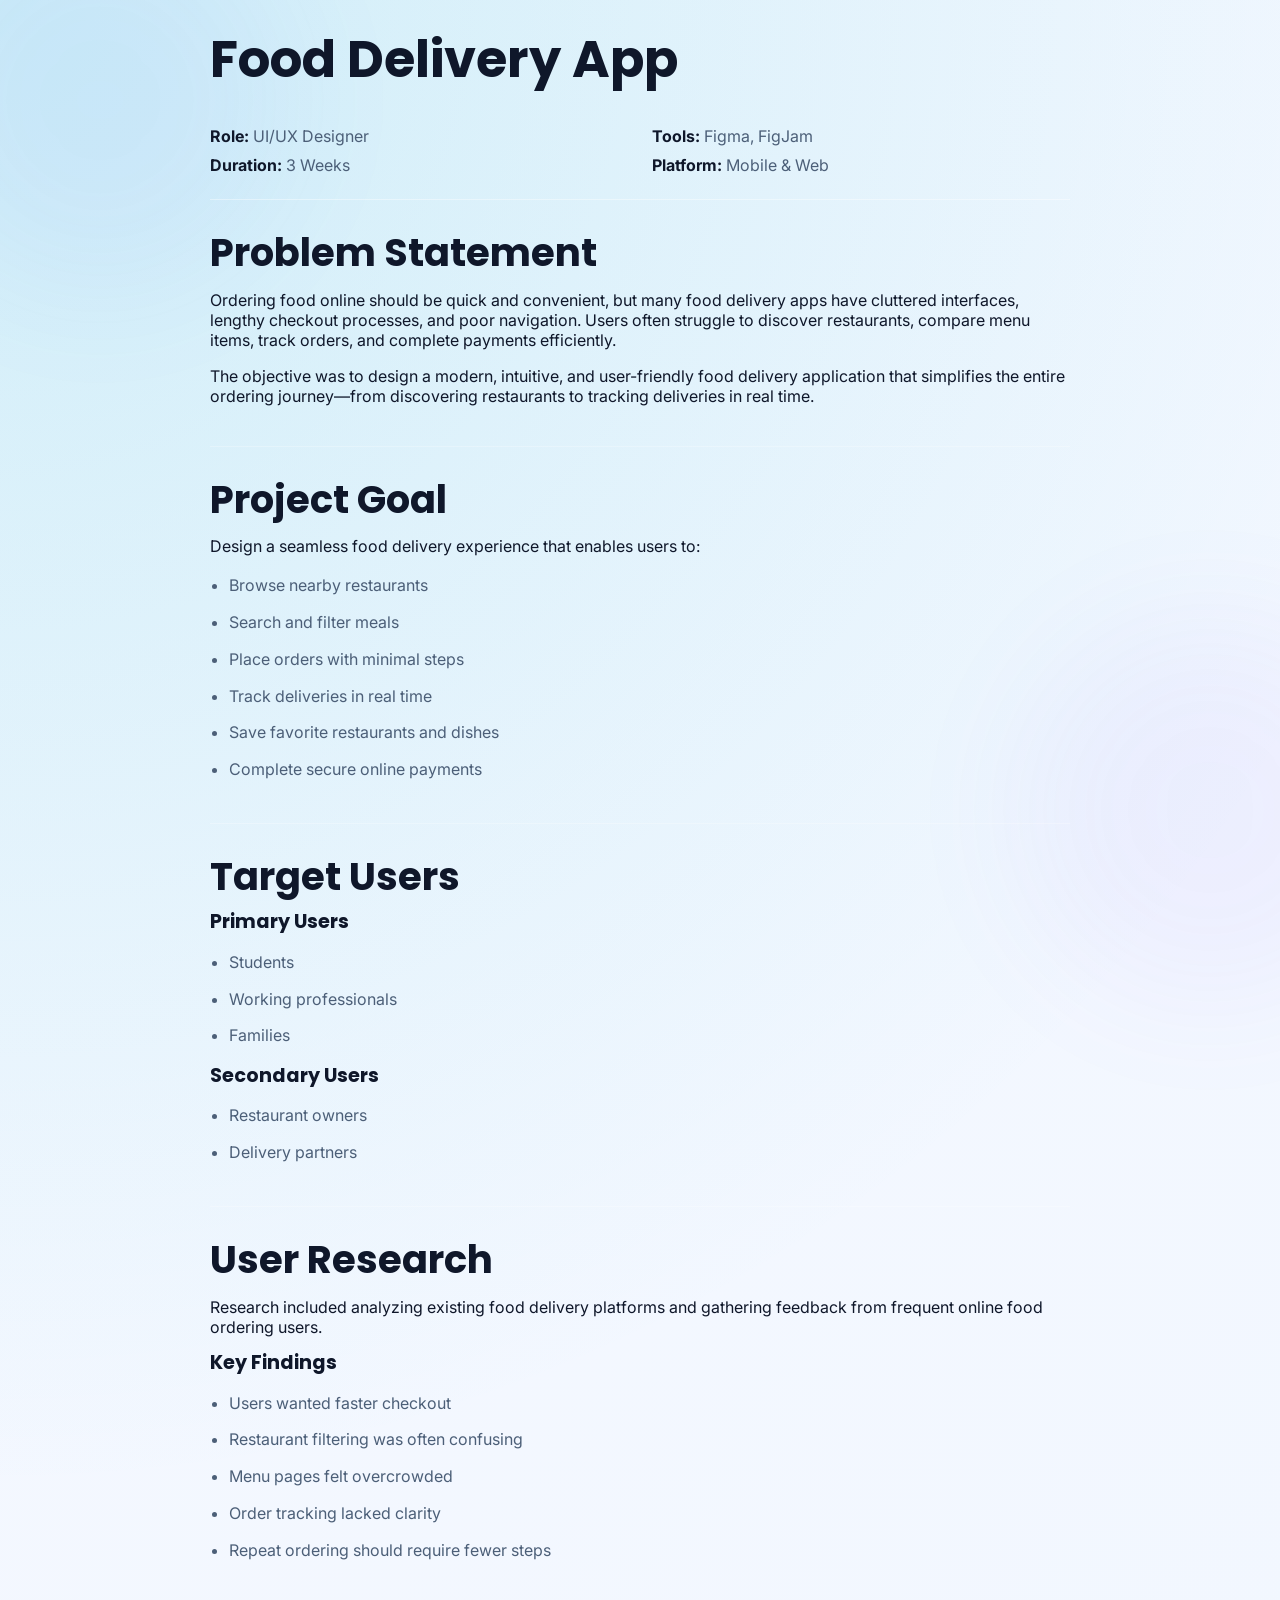
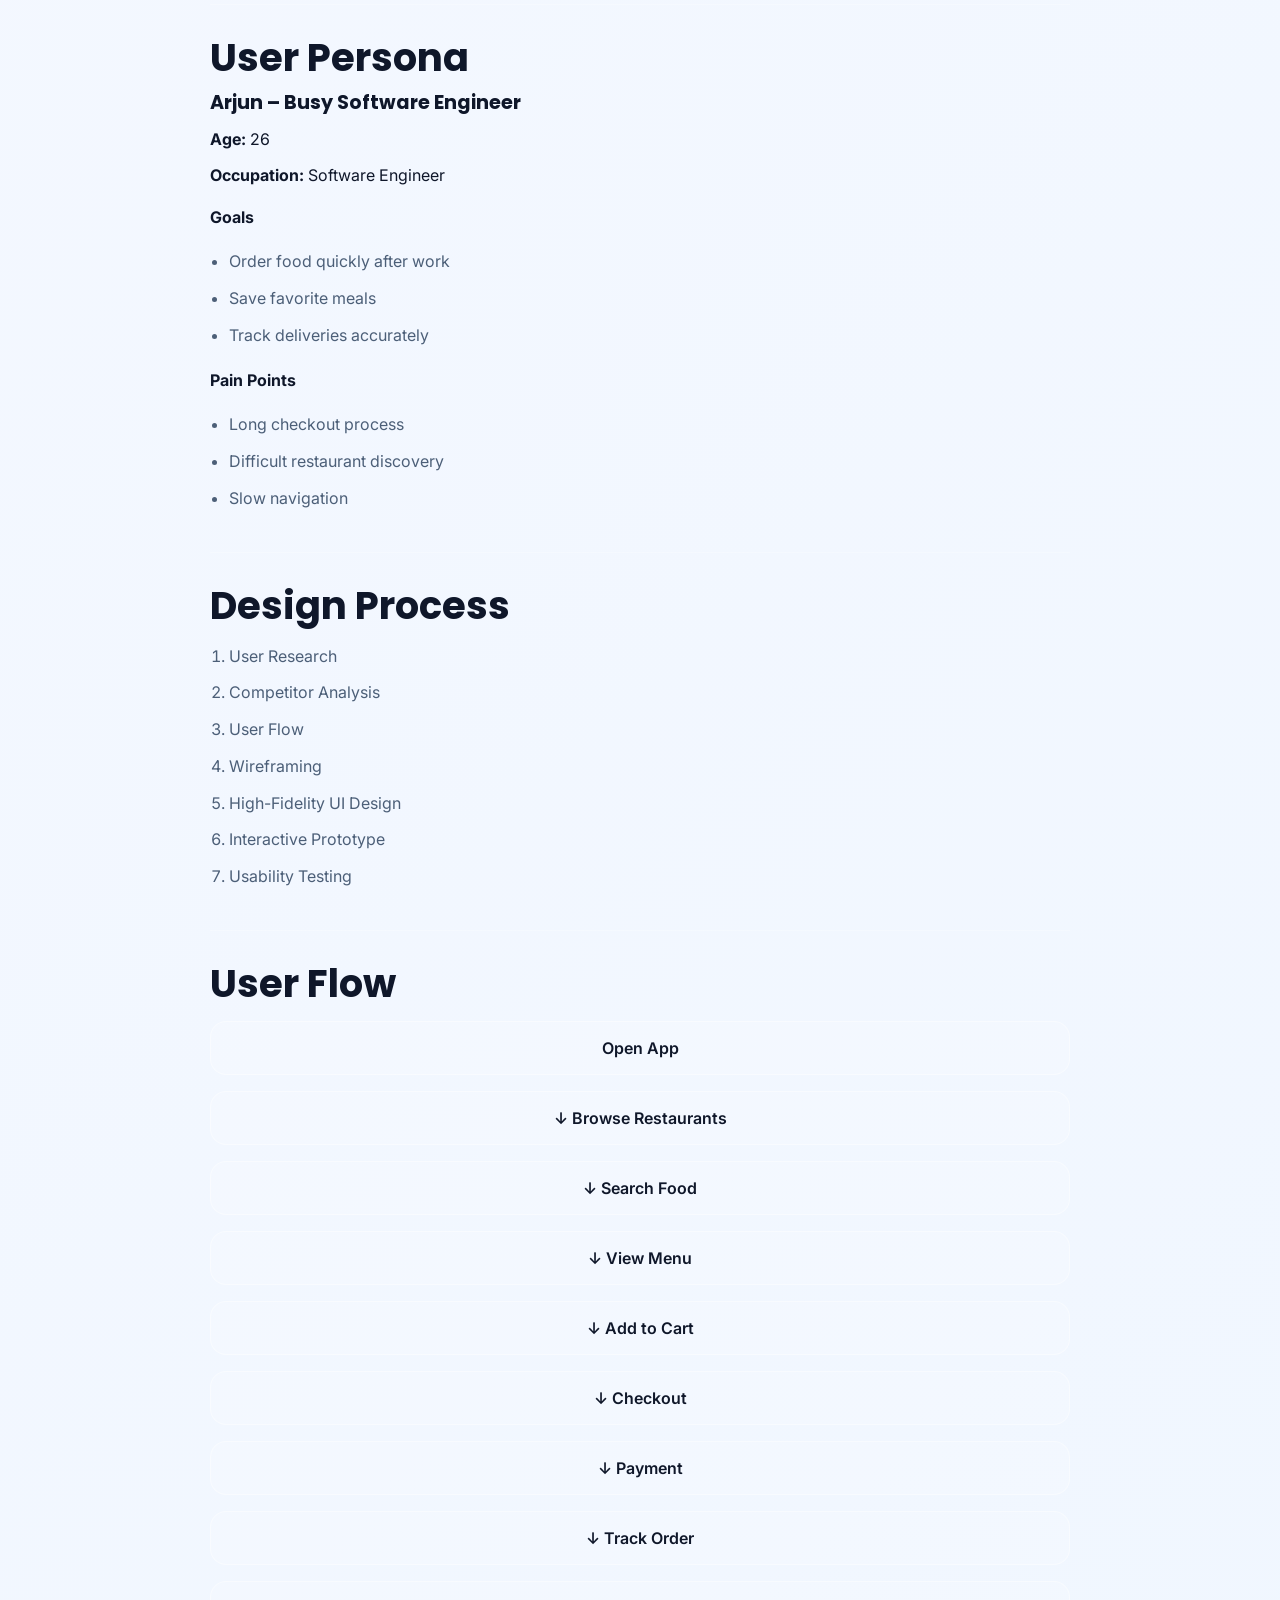
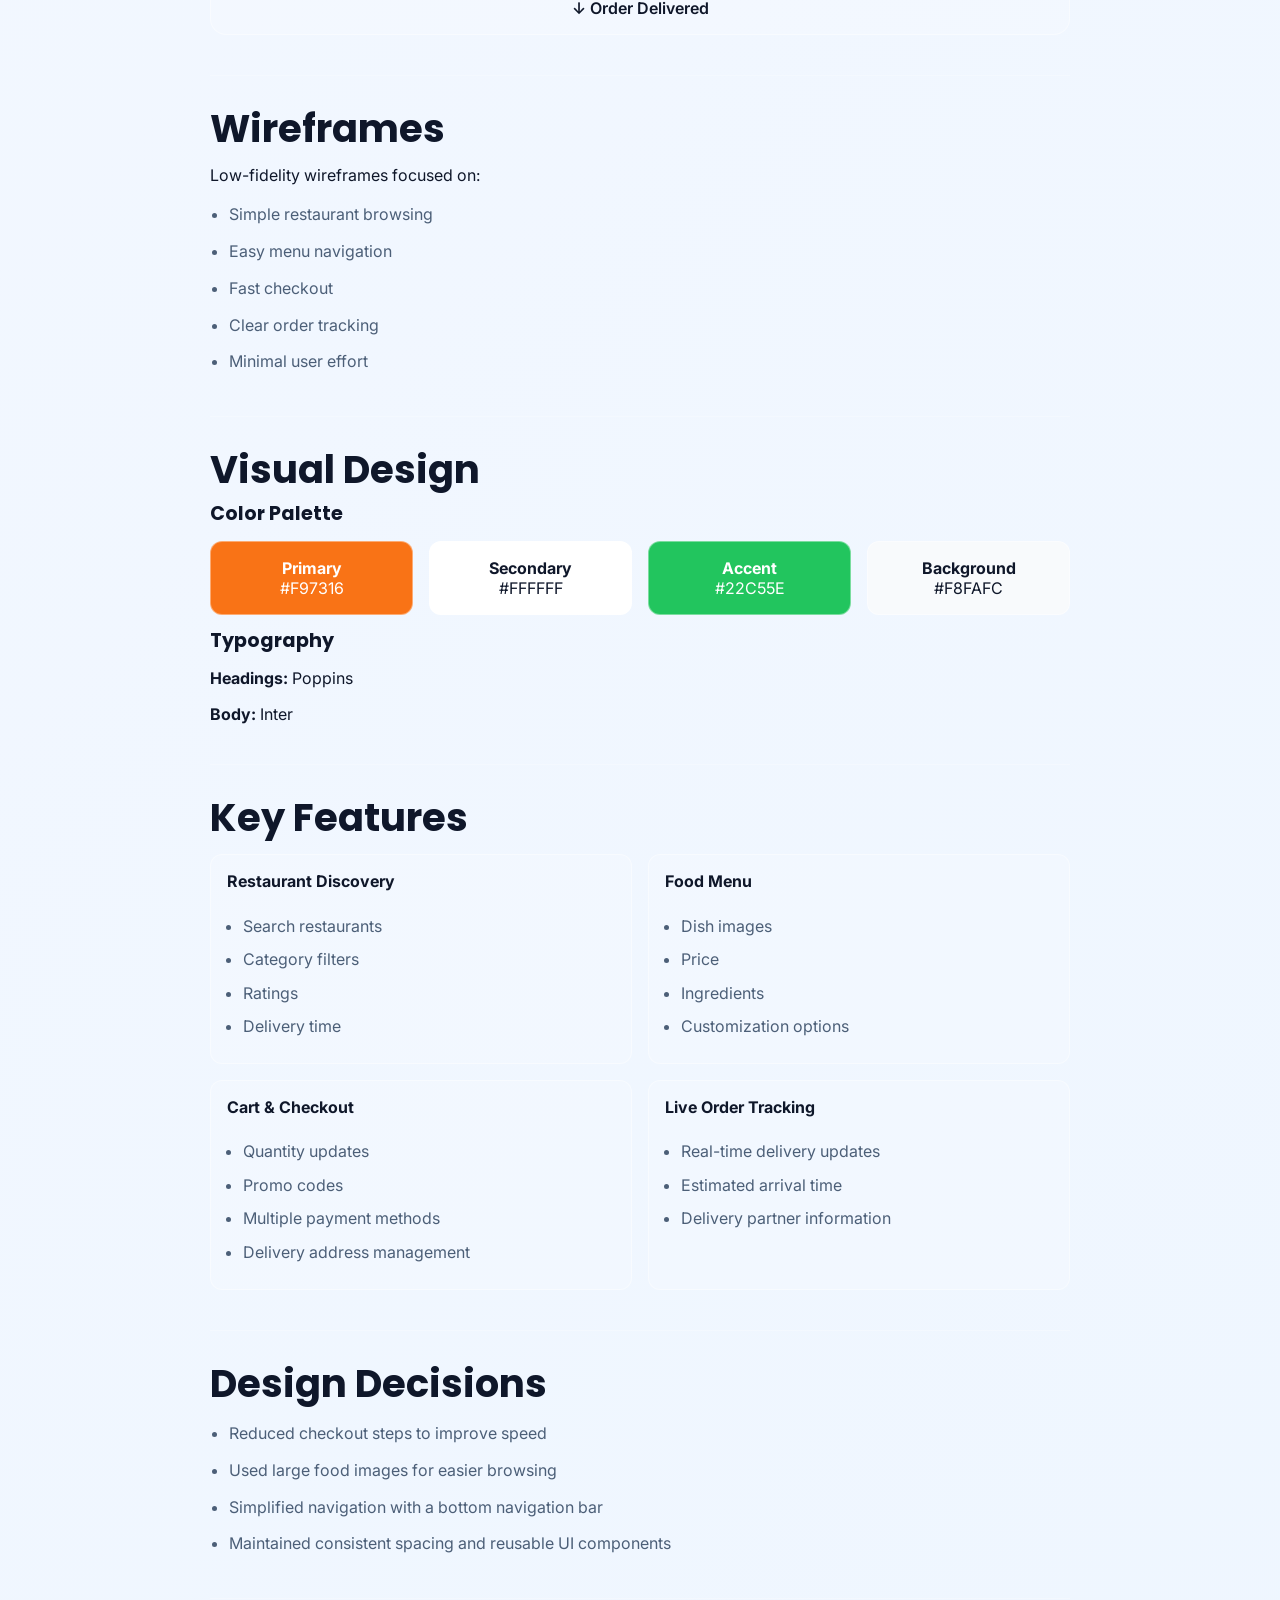
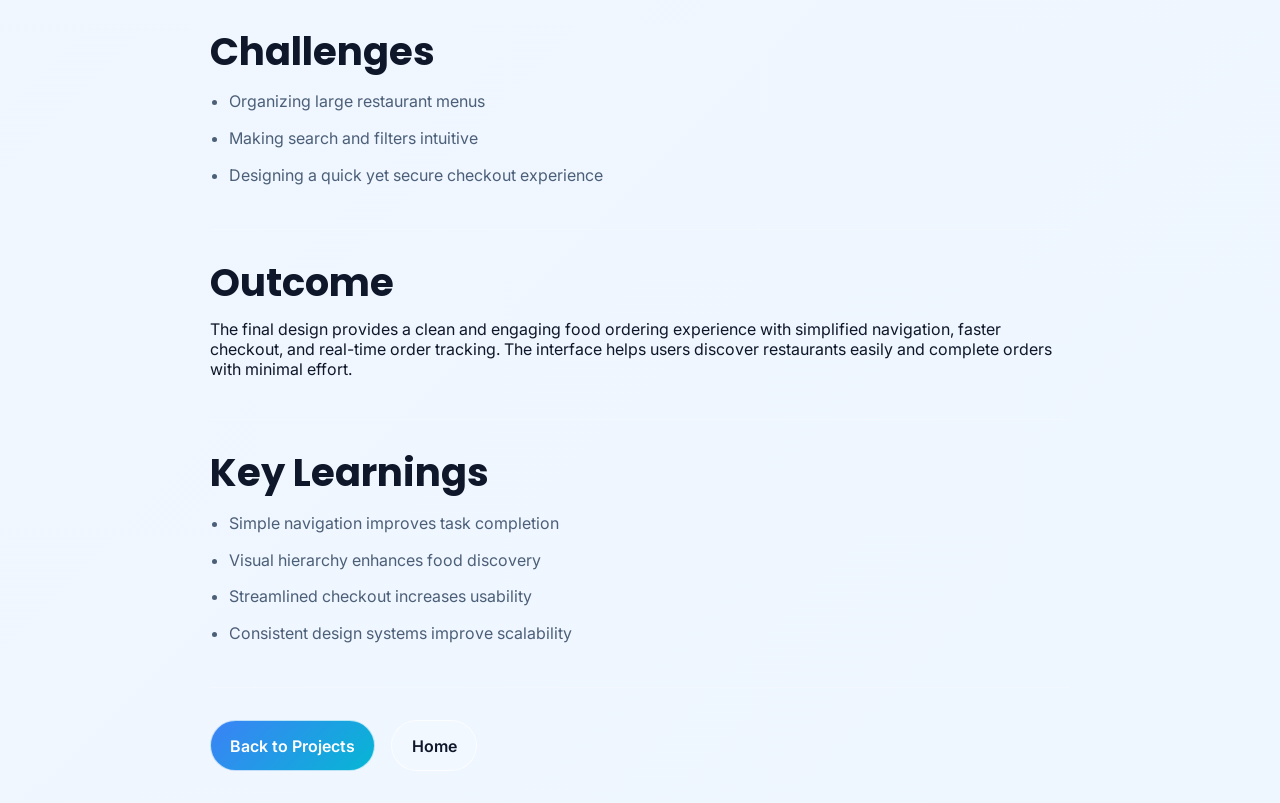
<file: food-delivery-case-study.html>
<!DOCTYPE html>
<html lang="en">
  <head>
    <meta charset="UTF-8" />
    <meta name="viewport" content="width=device-width, initial-scale=1.0" />
    <meta name="description" content="Food Delivery App UI/UX Case Study by Naveen S" />
    <title>Food Delivery App Case Study | Naveen S</title>
    <link rel="preconnect" href="https://fonts.googleapis.com" />
    <link rel="preconnect" href="https://fonts.gstatic.com" crossorigin />
    <link
      href="https://fonts.googleapis.com/css2?family=Inter:wght@400;500;600;700;800&family=Poppins:wght@500;600;700;800&display=swap"
      rel="stylesheet"
    />
    <link rel="stylesheet" href="styles.css" />
    <style>
      .case-study-container {
        max-width: 900px;
        margin: 0 auto;
        padding: 2rem 1.25rem;
      }

      .case-study-header {
        display: grid;
        grid-template-columns: 1fr 1fr;
        gap: 1.5rem;
        margin-bottom: 2rem;
        padding-bottom: 1.5rem;
        border-bottom: 1px solid rgba(255, 255, 255, 0.4);
      }

      .case-study-header h1 {
        grid-column: 1 / -1;
      }

      .case-study-meta {
        display: grid;
        gap: 0.6rem;
      }

      .case-study-meta strong {
        color: var(--text);
      }

      .case-study-meta p {
        margin: 0;
        color: var(--muted);
      }

      .case-study-section {
        margin-bottom: 2rem;
        padding-bottom: 1.5rem;
        border-bottom: 1px solid rgba(255, 255, 255, 0.25);
      }

      .case-study-section:last-child {
        border-bottom: none;
      }

      .case-study-section h2 {
        margin-top: 0;
      }

      .case-study-section ul {
        padding-left: 1.2rem;
      }

      .case-study-section li {
        margin-bottom: 0.6rem;
        color: var(--muted);
        line-height: 1.7;
      }

      .flow-chart {
        background: rgba(255, 255, 255, 0.18);
        padding: 1rem;
        border-radius: 16px;
        margin: 1rem 0;
        font-weight: 600;
        text-align: center;
        color: var(--text);
        border: 1px solid rgba(255, 255, 255, 0.4);
      }

      .color-palette {
        display: grid;
        grid-template-columns: repeat(4, minmax(0, 1fr));
        gap: 1rem;
        margin: 1rem 0;
      }

      .color-swatch {
        border-radius: 12px;
        padding: 1rem;
        text-align: center;
        border: 1px solid rgba(255, 255, 255, 0.4);
      }

      .color-orange {
        background: #f97316;
        color: white;
      }

      .color-white {
        background: white;
        color: var(--text);
      }

      .color-green {
        background: #22c55e;
        color: white;
      }

      .color-gray {
        background: #f8fafc;
        color: var(--text);
      }

      .feature-grid {
        display: grid;
        grid-template-columns: 1fr 1fr;
        gap: 1rem;
        margin: 1rem 0;
      }

      .feature-card {
        background: rgba(255, 255, 255, 0.18);
        padding: 1rem;
        border-radius: 12px;
        border: 1px solid rgba(255, 255, 255, 0.4);
      }

      .feature-card h4 {
        margin-top: 0;
        color: var(--text);
      }

      .feature-card ul {
        padding-left: 1rem;
        margin: 0;
      }

      .feature-card li {
        margin-bottom: 0.4rem;
      }

      .case-study-nav {
        display: flex;
        gap: 1rem;
        margin-top: 2rem;
        flex-wrap: wrap;
      }

      @media (max-width: 720px) {
        .case-study-header {
          grid-template-columns: 1fr;
        }

        .color-palette {
          grid-template-columns: repeat(2, minmax(0, 1fr));
        }

        .feature-grid {
          grid-template-columns: 1fr;
        }
      }
    </style>
  </head>
  <body>
    <div class="page-loader" id="pageLoader">
      <div class="loader-ring"></div>
      <p>Loading case study</p>
    </div>

    <a class="skip-link" href="#main">Skip to content</a>

    <main id="main" class="case-study-container">
      <div class="case-study-header reveal">
        <h1>Food Delivery App</h1>
        <div class="case-study-meta">
          <p><strong>Role:</strong> UI/UX Designer</p>
          <p><strong>Duration:</strong> 3 Weeks</p>
        </div>
        <div class="case-study-meta">
          <p><strong>Tools:</strong> Figma, FigJam</p>
          <p><strong>Platform:</strong> Mobile & Web</p>
        </div>
      </div>

      <section class="case-study-section reveal">
        <h2>Problem Statement</h2>
        <p>
          Ordering food online should be quick and convenient, but many food delivery apps have cluttered interfaces, lengthy checkout processes, and poor navigation. Users often struggle to discover restaurants, compare menu items, track orders, and complete payments efficiently.
        </p>
        <p>
          The objective was to design a modern, intuitive, and user-friendly food delivery application that simplifies the entire ordering journey—from discovering restaurants to tracking deliveries in real time.
        </p>
      </section>

      <section class="case-study-section reveal">
        <h2>Project Goal</h2>
        <p>Design a seamless food delivery experience that enables users to:</p>
        <ul>
          <li>Browse nearby restaurants</li>
          <li>Search and filter meals</li>
          <li>Place orders with minimal steps</li>
          <li>Track deliveries in real time</li>
          <li>Save favorite restaurants and dishes</li>
          <li>Complete secure online payments</li>
        </ul>
      </section>

      <section class="case-study-section reveal">
        <h2>Target Users</h2>
        <h3>Primary Users</h3>
        <ul>
          <li>Students</li>
          <li>Working professionals</li>
          <li>Families</li>
        </ul>
        <h3>Secondary Users</h3>
        <ul>
          <li>Restaurant owners</li>
          <li>Delivery partners</li>
        </ul>
      </section>

      <section class="case-study-section reveal">
        <h2>User Research</h2>
        <p>Research included analyzing existing food delivery platforms and gathering feedback from frequent online food ordering users.</p>
        <h3>Key Findings</h3>
        <ul>
          <li>Users wanted faster checkout</li>
          <li>Restaurant filtering was often confusing</li>
          <li>Menu pages felt overcrowded</li>
          <li>Order tracking lacked clarity</li>
          <li>Repeat ordering should require fewer steps</li>
        </ul>
      </section>

      <section class="case-study-section reveal">
        <h2>User Persona</h2>
        <h3>Arjun – Busy Software Engineer</h3>
        <p><strong>Age:</strong> 26</p>
        <p><strong>Occupation:</strong> Software Engineer</p>
        <h4>Goals</h4>
        <ul>
          <li>Order food quickly after work</li>
          <li>Save favorite meals</li>
          <li>Track deliveries accurately</li>
        </ul>
        <h4>Pain Points</h4>
        <ul>
          <li>Long checkout process</li>
          <li>Difficult restaurant discovery</li>
          <li>Slow navigation</li>
        </ul>
      </section>

      <section class="case-study-section reveal">
        <h2>Design Process</h2>
        <ol style="padding-left: 1.2rem; color: var(--muted); line-height: 1.8;">
          <li>User Research</li>
          <li>Competitor Analysis</li>
          <li>User Flow</li>
          <li>Wireframing</li>
          <li>High-Fidelity UI Design</li>
          <li>Interactive Prototype</li>
          <li>Usability Testing</li>
        </ol>
      </section>

      <section class="case-study-section reveal">
        <h2>User Flow</h2>
        <div class="flow-chart">Open App</div>
        <div class="flow-chart">↓ Browse Restaurants</div>
        <div class="flow-chart">↓ Search Food</div>
        <div class="flow-chart">↓ View Menu</div>
        <div class="flow-chart">↓ Add to Cart</div>
        <div class="flow-chart">↓ Checkout</div>
        <div class="flow-chart">↓ Payment</div>
        <div class="flow-chart">↓ Track Order</div>
        <div class="flow-chart">↓ Order Delivered</div>
      </section>

      <section class="case-study-section reveal">
        <h2>Wireframes</h2>
        <p>Low-fidelity wireframes focused on:</p>
        <ul>
          <li>Simple restaurant browsing</li>
          <li>Easy menu navigation</li>
          <li>Fast checkout</li>
          <li>Clear order tracking</li>
          <li>Minimal user effort</li>
        </ul>
      </section>

      <section class="case-study-section reveal">
        <h2>Visual Design</h2>
        <h3>Color Palette</h3>
        <div class="color-palette">
          <div class="color-swatch color-orange">
            <strong>Primary</strong><br />
            #F97316
          </div>
          <div class="color-swatch color-white">
            <strong>Secondary</strong><br />
            #FFFFFF
          </div>
          <div class="color-swatch color-green">
            <strong>Accent</strong><br />
            #22C55E
          </div>
          <div class="color-swatch color-gray">
            <strong>Background</strong><br />
            #F8FAFC
          </div>
        </div>
        <h3>Typography</h3>
        <p><strong>Headings:</strong> Poppins</p>
        <p><strong>Body:</strong> Inter</p>
      </section>

      <section class="case-study-section reveal">
        <h2>Key Features</h2>
        <div class="feature-grid">
          <div class="feature-card">
            <h4>Restaurant Discovery</h4>
            <ul>
              <li>Search restaurants</li>
              <li>Category filters</li>
              <li>Ratings</li>
              <li>Delivery time</li>
            </ul>
          </div>
          <div class="feature-card">
            <h4>Food Menu</h4>
            <ul>
              <li>Dish images</li>
              <li>Price</li>
              <li>Ingredients</li>
              <li>Customization options</li>
            </ul>
          </div>
          <div class="feature-card">
            <h4>Cart & Checkout</h4>
            <ul>
              <li>Quantity updates</li>
              <li>Promo codes</li>
              <li>Multiple payment methods</li>
              <li>Delivery address management</li>
            </ul>
          </div>
          <div class="feature-card">
            <h4>Live Order Tracking</h4>
            <ul>
              <li>Real-time delivery updates</li>
              <li>Estimated arrival time</li>
              <li>Delivery partner information</li>
            </ul>
          </div>
        </div>
      </section>

      <section class="case-study-section reveal">
        <h2>Design Decisions</h2>
        <ul>
          <li>Reduced checkout steps to improve speed</li>
          <li>Used large food images for easier browsing</li>
          <li>Simplified navigation with a bottom navigation bar</li>
          <li>Maintained consistent spacing and reusable UI components</li>
        </ul>
      </section>

      <section class="case-study-section reveal">
        <h2>Challenges</h2>
        <ul>
          <li>Organizing large restaurant menus</li>
          <li>Making search and filters intuitive</li>
          <li>Designing a quick yet secure checkout experience</li>
        </ul>
      </section>

      <section class="case-study-section reveal">
        <h2>Outcome</h2>
        <p>
          The final design provides a clean and engaging food ordering experience with simplified navigation, faster checkout, and real-time order tracking. The interface helps users discover restaurants easily and complete orders with minimal effort.
        </p>
      </section>

      <section class="case-study-section reveal">
        <h2>Key Learnings</h2>
        <ul>
          <li>Simple navigation improves task completion</li>
          <li>Visual hierarchy enhances food discovery</li>
          <li>Streamlined checkout increases usability</li>
          <li>Consistent design systems improve scalability</li>
        </ul>
      </section>

      <div class="case-study-nav reveal">
        <a class="btn btn-primary" href="index.html#projects">Back to Projects</a>
        <a class="btn btn-secondary" href="index.html">Home</a>
      </div>
    </main>

    <script src="script.js"></script>
  </body>
</html>
</file>
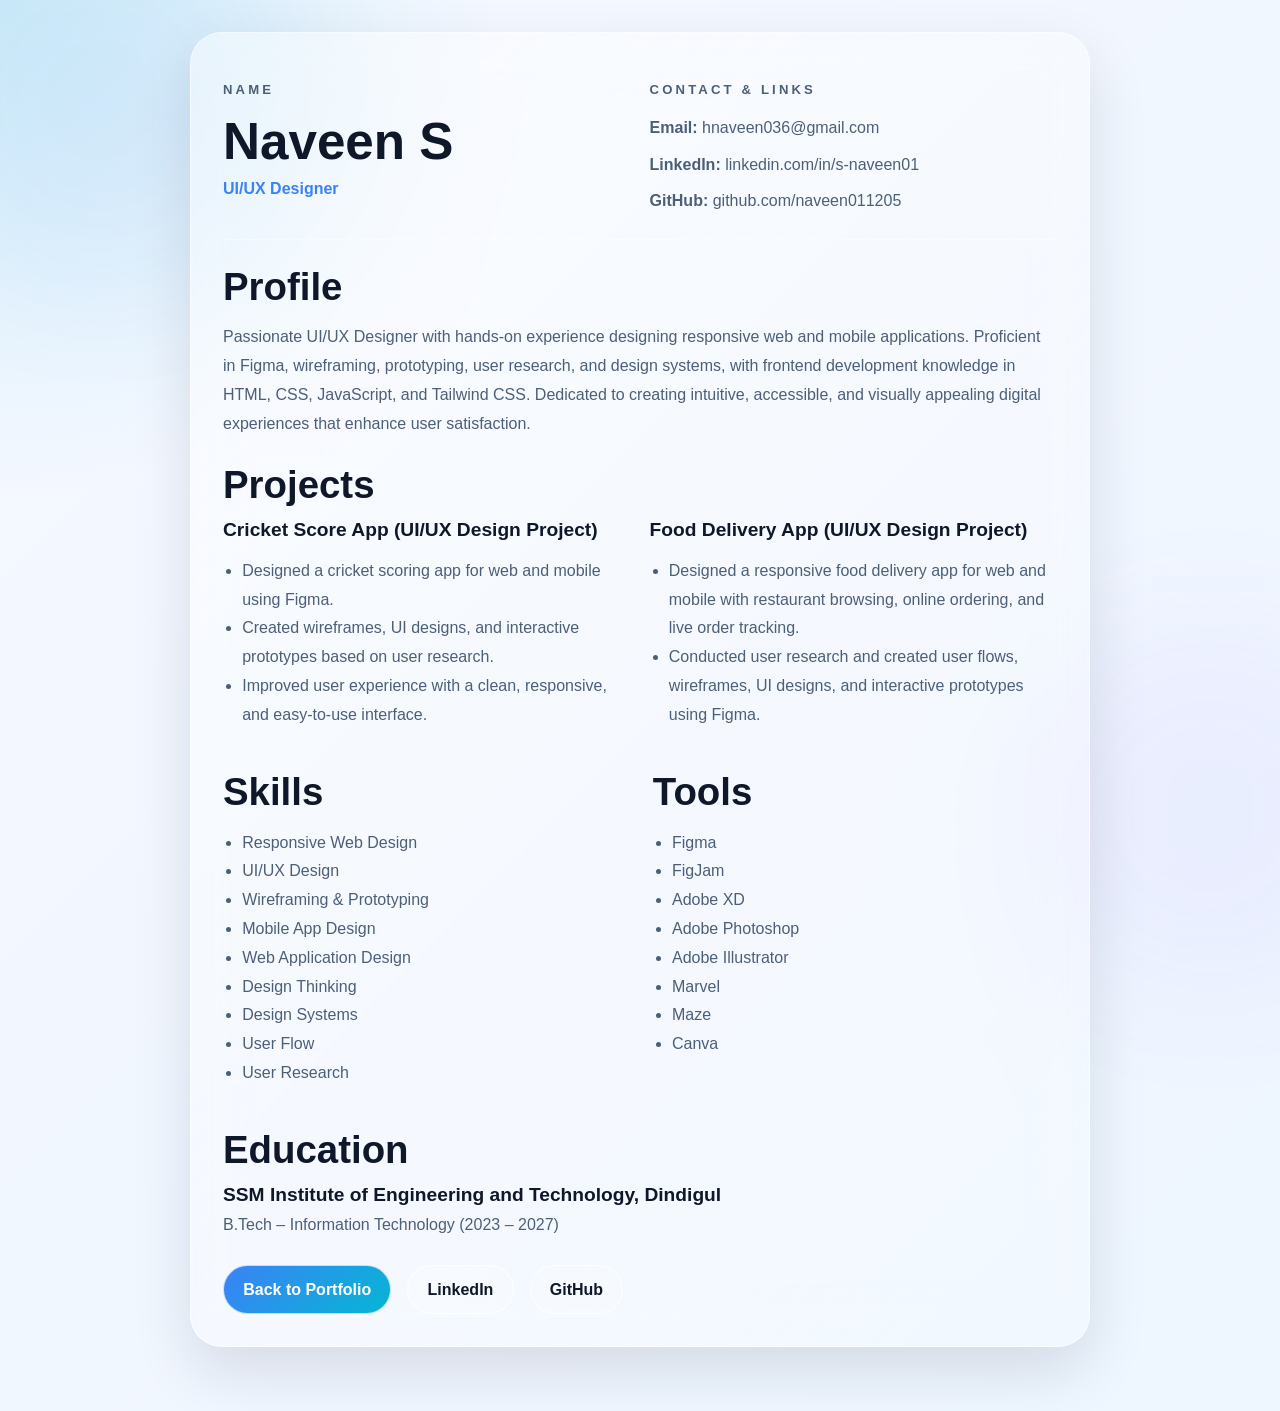
<file: resume.html>
<!DOCTYPE html>
<html lang="en">
  <head>
    <meta charset="UTF-8" />
    <meta name="viewport" content="width=device-width, initial-scale=1.0" />
    <title>Naveen S | Resume</title>
    <link rel="stylesheet" href="styles.css" />
    <style>
      body {
        padding: 2rem 1rem 4rem;
      }
      .resume-sheet {
        max-width: 900px;
        margin: 0 auto;
        padding: 2rem;
        border-radius: 32px;
        background: linear-gradient(135deg, rgba(255,255,255,0.46), rgba(255,255,255,0.2));
        border: 1px solid rgba(255,255,255,0.58);
        box-shadow: 0 24px 60px rgba(15, 23, 42, 0.12);
        backdrop-filter: blur(24px);
      }
      .resume-sheet h1 { margin-bottom: 0.4rem; }
      .resume-sheet p, .resume-sheet li { color: var(--muted); line-height: 1.8; }
      .resume-sheet ul { padding-left: 1.2rem; }
      .resume-actions { display: flex; gap: 1rem; margin-top: 1.6rem; flex-wrap: wrap; }
    </style>
  </head>
  <body>
    <div class="resume-sheet">
      <div style="display: grid; grid-template-columns: 1fr 1fr; gap: 1.2rem; margin-bottom: 1.6rem; padding-bottom: 1.2rem; border-bottom: 1px solid rgba(255,255,255,0.4);">
        <div>
          <p class="eyebrow">Name</p>
          <h1 style="margin-bottom: 0.4rem;">Naveen S</h1>
          <p style="color: var(--accent); font-weight: 600; margin-top: 0;">UI/UX Designer</p>
        </div>
        <div>
          <p class="eyebrow">Contact & Links</p>
          <ul style="list-style: none; padding: 0; margin: 0; display: grid; gap: 0.5rem;">
            <li><strong>Email:</strong> <a href="mailto:hnaveen036@gmail.com">hnaveen036@gmail.com</a></li>
            <li><strong>LinkedIn:</strong> <a href="https://linkedin.com/in/s-naveen01" target="_blank">linkedin.com/in/s-naveen01</a></li>
            <li><strong>GitHub:</strong> <a href="https://github.com/naveen011205" target="_blank">github.com/naveen011205</a></li>
          </ul>
        </div>
      </div>

      <div style="margin-bottom: 1.6rem;">
        <h2>Profile</h2>
        <p>Passionate UI/UX Designer with hands-on experience designing responsive web and mobile applications. Proficient in Figma, wireframing, prototyping, user research, and design systems, with frontend development knowledge in HTML, CSS, JavaScript, and Tailwind CSS. Dedicated to creating intuitive, accessible, and visually appealing digital experiences that enhance user satisfaction.</p>
      </div>

      <div style="margin-bottom: 1.6rem;">
        <h2>Projects</h2>
        <div style="display: grid; grid-template-columns: 1fr 1fr; gap: 1.2rem;">
          <div>
            <h3>Cricket Score App (UI/UX Design Project)</h3>
            <ul>
              <li>Designed a cricket scoring app for web and mobile using Figma.</li>
              <li>Created wireframes, UI designs, and interactive prototypes based on user research.</li>
              <li>Improved user experience with a clean, responsive, and easy-to-use interface.</li>
            </ul>
          </div>
          <div>
            <h3>Food Delivery App (UI/UX Design Project)</h3>
            <ul>
              <li>Designed a responsive food delivery app for web and mobile with restaurant browsing, online ordering, and live order tracking.</li>
              <li>Conducted user research and created user flows, wireframes, UI designs, and interactive prototypes using Figma.</li>
            </ul>
          </div>
        </div>
      </div>

      <div style="display: grid; grid-template-columns: 1fr 1fr; gap: 1.6rem; margin-bottom: 1.6rem;">
        <div>
          <h2>Skills</h2>
          <ul>
            <li>Responsive Web Design</li>
            <li>UI/UX Design</li>
            <li>Wireframing &amp; Prototyping</li>
            <li>Mobile App Design</li>
            <li>Web Application Design</li>
            <li>Design Thinking</li>
            <li>Design Systems</li>
            <li>User Flow</li>
            <li>User Research</li>
          </ul>
        </div>
        <div>
          <h2>Tools</h2>
          <ul>
            <li>Figma</li>
            <li>FigJam</li>
            <li>Adobe XD</li>
            <li>Adobe Photoshop</li>
            <li>Adobe Illustrator</li>
            <li>Marvel</li>
            <li>Maze</li>
            <li>Canva</li>
          </ul>
        </div>
      </div>

      <div style="margin-bottom: 1.6rem;">
        <h2>Education</h2>
        <h3 style="margin-bottom: 0.3rem;">SSM Institute of Engineering and Technology, Dindigul</h3>
        <p style="margin: 0; color: var(--muted);">B.Tech – Information Technology (2023 – 2027)</p>
      </div>

      <div class="resume-actions">
        <a class="btn btn-primary" href="index.html">Back to Portfolio</a>
        <a class="btn btn-secondary" href="https://linkedin.com/in/s-naveen01" target="_blank" rel="noreferrer">LinkedIn</a>
        <a class="btn btn-secondary" href="https://github.com/naveen011205" target="_blank" rel="noreferrer">GitHub</a>
      </div>
    </div>
  </body>
</html>
</file>
<file: styles.css>
:root {
  --bg: #f5f8ff;
  --bg-2: #eef6ff;
  --text: #0f172a;
  --muted: #4c5f78;
  --accent: #3b82f6;
  --accent-2: #06b6d4;
  --accent-3: #8b5cf6;
  --accent-4: #10b981;
  --glass: rgba(255, 255, 255, 0.22);
  --glass-strong: rgba(255, 255, 255, 0.3);
  --stroke: rgba(255, 255, 255, 0.6);
  --shadow: 0 20px 60px rgba(15, 23, 42, 0.12);
  --radius-xl: 32px;
  --radius-lg: 24px;
  --radius-md: 16px;
  --transition: 220ms cubic-bezier(0.2, 0.8, 0.2, 1);
}

* {
  box-sizing: border-box;
}

html {
  scroll-behavior: smooth;
}

body {
  margin: 0;
  font-family: 'Inter', sans-serif;
  color: var(--text);
  background:
    radial-gradient(circle at top left, rgba(6, 182, 212, 0.16), transparent 26%),
    linear-gradient(135deg, var(--bg) 0%, var(--bg-2) 100%);
  min-height: 100vh;
  overflow-x: hidden;
}

body::before,
body::after {
  content: '';
  position: fixed;
  inset: auto;
  width: 380px;
  height: 380px;
  border-radius: 50%;
  filter: blur(70px);
  opacity: 0.28;
  pointer-events: none;
  z-index: -1;
  animation: drift 12s ease-in-out infinite alternate;
}

body::before {
  top: -90px;
  left: -90px;
  background: rgba(59, 130, 246, 0.22);
}

body::after {
  right: -120px;
  bottom: -100px;
  background: rgba(139, 92, 246, 0.2);
}

img {
  max-width: 100%;
  display: block;
}

a {
  color: inherit;
  text-decoration: none;
}

.skip-link {
  position: absolute;
  left: -999px;
  top: 0;
  background: var(--text);
  color: white;
  padding: 0.7rem 1rem;
  z-index: 30;
}

.skip-link:focus {
  left: 1rem;
  top: 1rem;
}

.page-loader {
  position: fixed;
  inset: 0;
  display: grid;
  place-items: center;
  background: rgba(245, 248, 255, 0.9);
  backdrop-filter: blur(24px);
  z-index: 60;
  transition: opacity 450ms ease, visibility 450ms ease;
}

.page-loader.hidden {
  opacity: 0;
  visibility: hidden;
}

.loader-ring {
  width: 72px;
  height: 72px;
  border-radius: 50%;
  border: 2px solid rgba(255, 255, 255, 0.6);
  border-top-color: var(--accent);
  animation: spin 1s linear infinite;
  margin-bottom: 1rem;
}

.page-loader p {
  font-size: 0.95rem;
  color: var(--muted);
}

.cursor-glow {
  position: fixed;
  width: 240px;
  height: 240px;
  border-radius: 50%;
  pointer-events: none;
  background: radial-gradient(circle, rgba(59, 130, 246, 0.18), transparent 65%);
  filter: blur(10px);
  transform: translate(-50%, -50%);
  z-index: 0;
  opacity: 0;
  transition: opacity 180ms ease;
}

.topbar {
  position: sticky;
  top: 1.2rem;
  z-index: 20;
  padding: 1rem 1.25rem 0;
}

.glass-nav {
  max-width: 1180px;
  margin: 0 auto;
  display: flex;
  justify-content: space-between;
  align-items: center;
  padding: 1rem 1.2rem;
  border: 1px solid var(--stroke);
  border-radius: 999px;
  background: rgba(255, 255, 255, 0.22);
  backdrop-filter: blur(24px);
  box-shadow: var(--shadow);
}

.brand {
  font-family: 'Poppins', sans-serif;
  font-weight: 700;
  letter-spacing: 0.06em;
  text-transform: uppercase;
  font-size: 0.95rem;
}

.nav-links {
  display: flex;
  gap: 0.65rem;
  flex-wrap: wrap;
}

.nav-links a,
.nav-cta {
  padding: 0.65rem 0.9rem;
  border-radius: 999px;
  transition: transform var(--transition), background var(--transition), box-shadow var(--transition);
  color: var(--muted);
}

.nav-links a:hover,
.nav-links a.active,
.nav-cta:hover {
  background: rgba(255, 255, 255, 0.4);
  color: var(--text);
  transform: translateY(-1px);
  box-shadow: 0 8px 24px rgba(59, 130, 246, 0.14);
}

.nav-cta {
  background: linear-gradient(135deg, rgba(59, 130, 246, 0.2), rgba(6, 182, 212, 0.2));
  border: 1px solid rgba(255, 255, 255, 0.7);
}

main {
  max-width: 1180px;
  margin: 0 auto;
  padding: 4rem 1.25rem 3rem;
  position: relative;
  z-index: 1;
}

.section {
  padding: 4rem 0 2rem;
}

.hero {
  display: grid;
  grid-template-columns: 1.1fr 0.9fr;
  gap: 2.5rem;
  align-items: center;
  min-height: 84vh;
}

.eyebrow {
  text-transform: uppercase;
  letter-spacing: 0.24em;
  font-size: 0.82rem;
  font-weight: 700;
  color: var(--accent);
  margin-bottom: 0.75rem;
}

h1,
h2,
h3 {
  font-family: 'Poppins', sans-serif;
  line-height: 1.08;
  margin: 0 0 0.9rem;
}

h1 {
  font-size: clamp(2.6rem, 4vw, 4.3rem);
}

h2 {
  font-size: clamp(1.8rem, 3vw, 2.6rem);
}

h3 {
  font-size: 1.2rem;
}

.hero-text,
.about-copy p,
.project-body p,
.contact-copy p,
.stat-card p,
.skill-card li,
.footer p {
  color: var(--muted);
  line-height: 1.75;
}

.hero-actions {
  display: flex;
  gap: 1rem;
  margin-top: 1.5rem;
  flex-wrap: wrap;
}

.btn {
  display: inline-flex;
  align-items: center;
  justify-content: center;
  padding: 0.9rem 1.2rem;
  border-radius: 999px;
  border: 1px solid rgba(255, 255, 255, 0.7);
  font-weight: 600;
  transition: transform var(--transition), box-shadow var(--transition), background var(--transition);
}

.btn:hover {
  transform: translateY(-2px);
  box-shadow: 0 12px 26px rgba(15, 23, 42, 0.12);
}

.btn-primary {
  background: linear-gradient(135deg, var(--accent), var(--accent-2));
  color: white;
}

.btn-secondary {
  background: rgba(255, 255, 255, 0.22);
  color: var(--text);
}

.hero-highlights {
  display: flex;
  gap: 0.8rem;
  padding: 0;
  margin: 1.6rem 0 0;
  list-style: none;
  flex-wrap: wrap;
}

.hero-highlights li {
  padding: 0.65rem 0.9rem;
  background: rgba(255, 255, 255, 0.25);
  border: 1px solid rgba(255, 255, 255, 0.5);
  border-radius: 999px;
  color: var(--muted);
  backdrop-filter: blur(20px);
}

.hero-visual {
  position: relative;
  min-height: 460px;
  display: grid;
  place-items: center;
}

.hero-card {
  position: absolute;
  border-radius: var(--radius-xl);
  border: 1px solid rgba(255, 255, 255, 0.62);
  box-shadow: var(--shadow);
  backdrop-filter: blur(24px);
  background: linear-gradient(135deg, rgba(255, 255, 255, 0.45), rgba(255, 255, 255, 0.18));
}

.main-card {
  width: min(380px, 90%);
  padding: 1.1rem;
  transform: rotate(-6deg);
  animation: float 4.8s ease-in-out infinite;
}

.mock-window {
  display: flex;
  gap: 0.4rem;
  margin-bottom: 1rem;
}

.mock-window span {
  width: 10px;
  height: 10px;
  border-radius: 50%;
  background: rgba(15, 23, 42, 0.18);
}

.mock-ui {
  display: grid;
  grid-template-columns: 86px 1fr;
  gap: 0.9rem;
  padding: 0.75rem;
  border-radius: 20px;
  background: rgba(255, 255, 255, 0.45);
}

.mock-sidebar {
  border-radius: 16px;
  background: linear-gradient(135deg, rgba(59, 130, 246, 0.2), rgba(6, 182, 212, 0.2));
  min-height: 180px;
}

.mock-content {
  display: flex;
  flex-direction: column;
  gap: 0.6rem;
}

.mock-chart {
  height: 86px;
  border-radius: 16px;
  background: linear-gradient(90deg, rgba(59, 130, 246, 0.3), rgba(139, 92, 246, 0.3));
}

.mock-row {
  height: 16px;
  border-radius: 999px;
  background: rgba(15, 23, 42, 0.12);
}

.mock-row.short {
  width: 70%;
}

.small-card {
  width: 160px;
  height: 160px;
  right: 2rem;
  top: 4rem;
  transform: rotate(12deg);
  animation: float 5.5s ease-in-out infinite reverse;
}

.accent-card {
  width: 110px;
  height: 110px;
  left: 0.5rem;
  bottom: 2rem;
  background: linear-gradient(135deg, rgba(59, 130, 246, 0.24), rgba(16, 185, 129, 0.24));
  animation: float 4.2s ease-in-out infinite;
}

.orb {
  position: absolute;
  border-radius: 50%;
  filter: blur(12px);
  opacity: 0.45;
  animation: pulse 4.6s ease-in-out infinite;
}

.orb-one {
  width: 140px;
  height: 140px;
  background: rgba(6, 182, 212, 0.25);
  top: 1rem;
  left: 3rem;
}

.orb-two {
  width: 180px;
  height: 180px;
  background: rgba(139, 92, 246, 0.26);
  right: 1rem;
  bottom: 0.5rem;
}

.glass-panel,
.stat-card,
.project-card,
.skill-card,
.contact-panel,
.footer {
  background: linear-gradient(135deg, rgba(255, 255, 255, 0.32), rgba(255, 255, 255, 0.16));
  border: 1px solid rgba(255, 255, 255, 0.58);
  box-shadow: var(--shadow);
  backdrop-filter: blur(24px);
}

.section-heading {
  margin-bottom: 1.6rem;
}

.about-grid,
.projects-grid,
.achievements-grid {
  display: grid;
  gap: 1.2rem;
}

.about-card {
  display: grid;
  grid-template-columns: 1.2fr 0.8fr;
  gap: 1rem;
  padding: 1.5rem;
  border-radius: var(--radius-xl);
}

.profile-badge {
  position: relative;
  display: grid;
  place-items: center;
  min-height: 220px;
}

.profile-image {
  width: 180px;
  height: 180px;
  border-radius: 50%;
  display: grid;
  place-items: center;
  font-size: 2.5rem;
  font-weight: 700;
  color: var(--accent);
  background: linear-gradient(135deg, rgba(255, 255, 255, 0.7), rgba(255, 255, 255, 0.28));
  border: 1px solid rgba(255, 255, 255, 0.72);
  box-shadow: inset 0 1px 0 rgba(255, 255, 255, 0.4);
}

.profile-glow {
  position: absolute;
  width: 210px;
  height: 210px;
  border-radius: 50%;
  border: 1px solid rgba(59, 130, 246, 0.25);
  animation: pulse 4s ease-in-out infinite;
}

.skills-grid {
  display: grid;
  grid-template-columns: repeat(3, minmax(0, 1fr));
  gap: 1.2rem;
}

.skill-card {
  padding: 1.3rem;
  border-radius: var(--radius-lg);
  transition: transform var(--transition), box-shadow var(--transition);
}

.skill-card:hover,
.project-card:hover {
  transform: translateY(-6px) scale(1.01);
  box-shadow: 0 22px 50px rgba(15, 23, 42, 0.16);
}

.skill-card ul {
  list-style: none;
  padding: 0;
  margin: 0;
  display: grid;
  gap: 0.65rem;
}

.projects-grid {
  grid-template-columns: repeat(3, minmax(0, 1fr));
}

.project-card {
  border-radius: var(--radius-xl);
  overflow: hidden;
  transition: transform var(--transition), box-shadow var(--transition);
}

.project-visual {
  min-height: 180px;
  position: relative;
  background: linear-gradient(135deg, rgba(59, 130, 246, 0.18), rgba(6, 182, 212, 0.12));
}

.project-visual::before,
.project-visual::after {
  content: '';
  position: absolute;
  border-radius: 24px;
  background: rgba(255, 255, 255, 0.55);
  backdrop-filter: blur(8px);
  box-shadow: inset 0 1px 0 rgba(255, 255, 255, 0.4);
}

.project-visual.cricket::before {
  inset: 24px 34px 44px 34px;
}

.project-visual.cricket::after {
  width: 78px;
  height: 78px;
  right: 30px;
  bottom: 28px;
  border-radius: 50%;
  background: linear-gradient(135deg, rgba(59, 130, 246, 0.26), rgba(16, 185, 129, 0.24));
}

.project-visual.food::before {
  inset: 28px 40px 28px 80px;
  border-radius: 30px;
}

.project-visual.food::after {
  inset: 34px 100px 34px 40px;
  background: rgba(255, 255, 255, 0.32);
}

.project-visual.college::before {
  inset: 24px 28px 44px 28px;
  border-radius: 32px;
}

.project-visual.college::after {
  inset: 54px 88px 64px 88px;
  background: linear-gradient(135deg, rgba(6, 182, 212, 0.26), rgba(139, 92, 246, 0.26));
}

.project-body {
  padding: 1.2rem 1.2rem 1.35rem;
}

.project-body ul {
  padding-left: 1rem;
  color: var(--muted);
  line-height: 1.65;
}

.project-actions {
  display: flex;
  flex-wrap: wrap;
  gap: 0.8rem;
  margin-top: 1rem;
}

.timeline {
  display: grid;
  grid-template-columns: repeat(8, minmax(0, 1fr));
  gap: 0.7rem;
  margin: 1.5rem 0 1.8rem;
}

.timeline-step {
  padding: 0.9rem 0.7rem;
  text-align: center;
  border-radius: 999px;
  background: rgba(255, 255, 255, 0.25);
  border: 1px solid rgba(255, 255, 255, 0.6);
  color: var(--text);
  backdrop-filter: blur(16px);
  animation: pulse 5s ease-in-out infinite;
}

.achievements-grid {
  grid-template-columns: repeat(4, minmax(0, 1fr));
}

.stat-card {
  padding: 1.2rem;
  border-radius: var(--radius-lg);
}

.contact-panel {
  display: grid;
  grid-template-columns: 0.9fr 1.1fr;
  gap: 1.5rem;
  padding: 1.4rem;
  border-radius: var(--radius-xl);
}

.contact-links {
  list-style: none;
  padding: 0;
  margin: 1rem 0 0;
  display: grid;
  gap: 0.65rem;
}

.contact-links a {
  color: var(--accent);
  font-weight: 600;
}

.contact-form {
  display: grid;
  gap: 0.9rem;
}

.contact-form label {
  display: grid;
  gap: 0.45rem;
  color: var(--muted);
  font-weight: 600;
}

.contact-form input,
.contact-form textarea {
  width: 100%;
  padding: 0.9rem 1rem;
  border-radius: 16px;
  border: 1px solid rgba(255, 255, 255, 0.7);
  background: rgba(255, 255, 255, 0.26);
  color: var(--text);
  outline: none;
  font: inherit;
}

.contact-form input::placeholder,
.contact-form textarea::placeholder {
  color: rgba(76, 95, 120, 0.7);
}

.footer {
  max-width: 1180px;
  margin: 0 auto 2rem;
  padding: 1rem 1.3rem;
  border-radius: 999px;
  display: flex;
  justify-content: space-between;
  align-items: center;
  gap: 1rem;
}

.footer-links {
  display: flex;
  gap: 0.8rem;
}

.footer-links a {
  width: 36px;
  height: 36px;
  display: grid;
  place-items: center;
  border-radius: 50%;
  background: rgba(255, 255, 255, 0.24);
  border: 1px solid rgba(255, 255, 255, 0.55);
}

.reveal {
  opacity: 0;
  transform: translateY(22px);
  transition: opacity 700ms ease, transform 700ms ease;
}

.reveal.visible {
  opacity: 1;
  transform: translateY(0);
}

@keyframes float {
  0%, 100% { transform: translateY(0) rotate(-6deg); }
  50% { transform: translateY(-12px) rotate(-3deg); }
}

@keyframes pulse {
  0%, 100% { transform: scale(1); opacity: 0.5; }
  50% { transform: scale(1.04); opacity: 0.85; }
}

@keyframes drift {
  0% { transform: translate3d(0, 0, 0); }
  100% { transform: translate3d(24px, 18px, 0); }
}

@keyframes spin {
  to { transform: rotate(360deg); }
}

@media (max-width: 960px) {
  .hero,
  .about-card,
  .contact-panel,
  .skills-grid,
  .projects-grid,
  .achievements-grid {
    grid-template-columns: 1fr;
  }

  .hero {
    min-height: auto;
  }

  .hero-visual {
    min-height: 360px;
    margin-top: 1rem;
  }

  .timeline {
    grid-template-columns: repeat(4, minmax(0, 1fr));
  }
}

@media (max-width: 720px) {
  .topbar {
    padding: 0.75rem 0.7rem 0;
  }

  .glass-nav {
    border-radius: 28px;
    flex-wrap: wrap;
    justify-content: center;
    gap: 0.6rem;
  }

  .nav-links {
    justify-content: center;
  }

  main {
    padding: 2.5rem 0.8rem 2rem;
  }

  .section {
    padding: 2.6rem 0 1rem;
  }

  .hero-visual {
    min-height: 320px;
  }

  .main-card {
    width: min(300px, 92%);
  }

  .small-card {
    width: 110px;
    height: 110px;
    right: 0.2rem;
    top: 1.2rem;
  }

  .accent-card {
    width: 90px;
    height: 90px;
    left: -0.1rem;
    bottom: 0.5rem;
  }

  .timeline {
    grid-template-columns: repeat(2, minmax(0, 1fr));
  }

  .footer {
    flex-direction: column;
    border-radius: 24px;
    text-align: center;
  }
}
</file>
